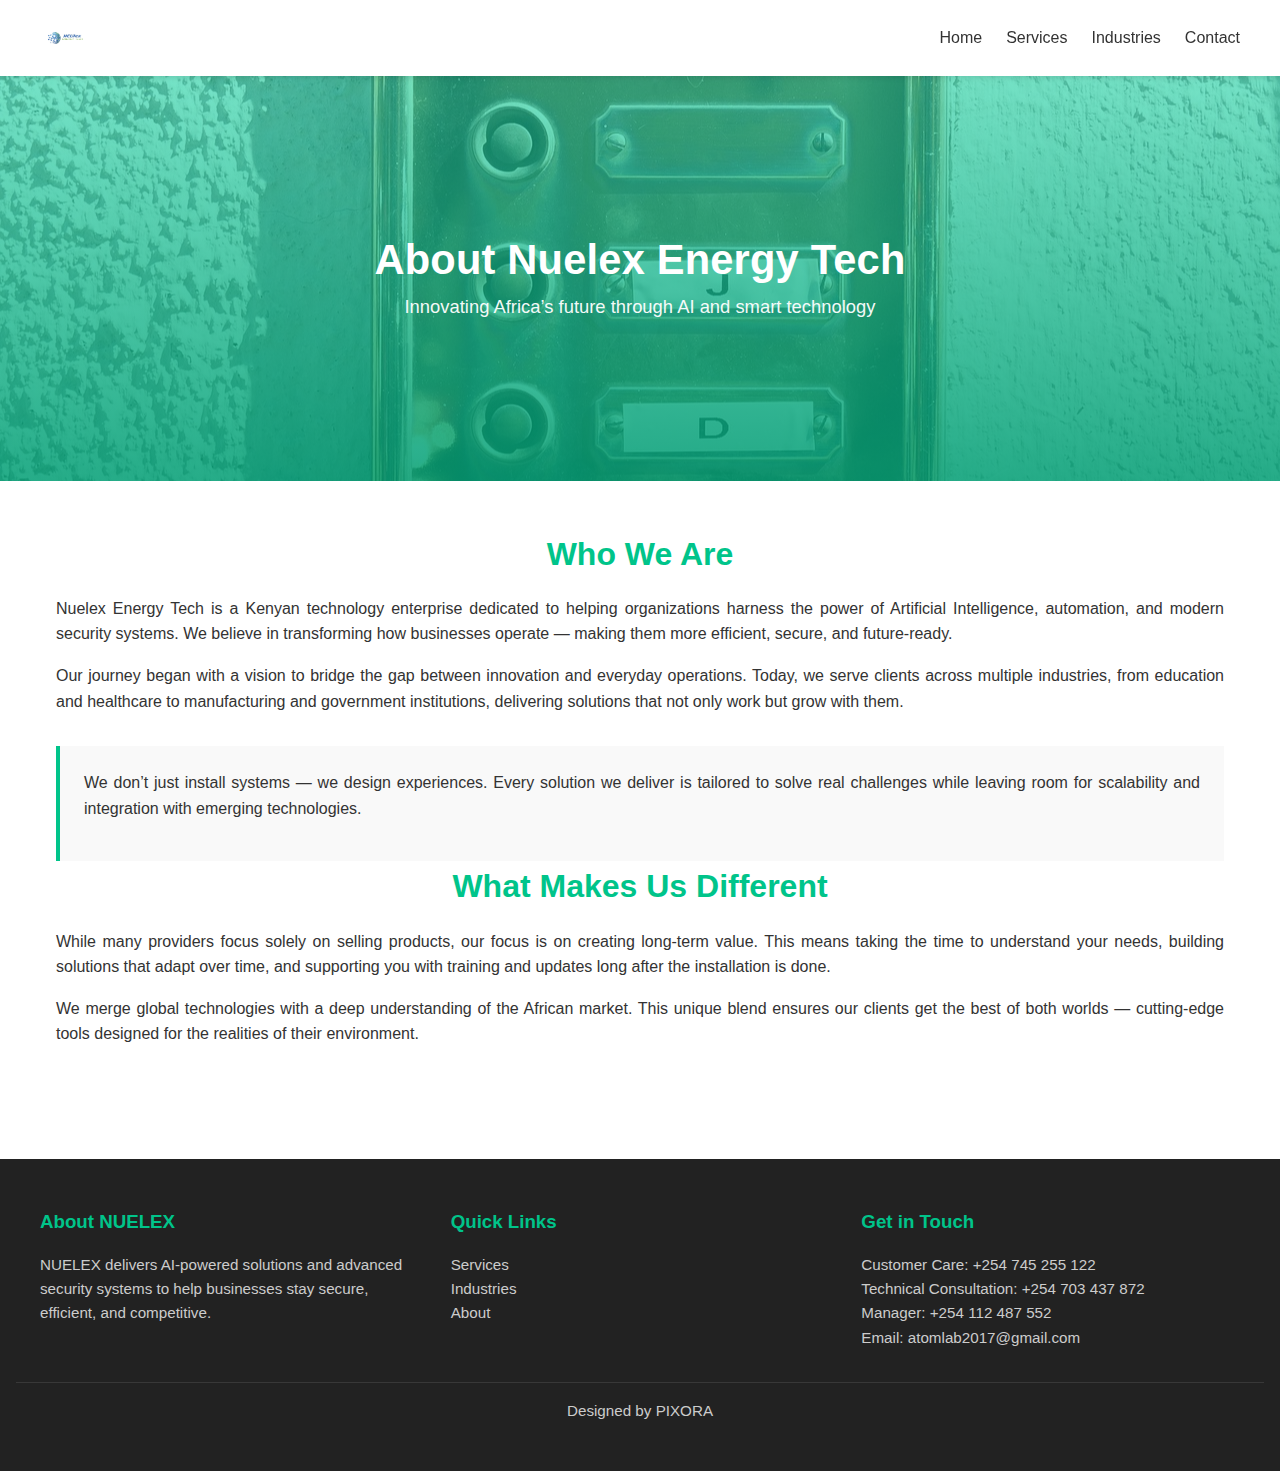
<file: sub/about.html>
<!DOCTYPE html>
<html lang="en">
<head>
  <meta charset="UTF-8" />
  <meta name="viewport" content="width=device-width, initial-scale=1.0"/>
  <title>About Nuelex Energy Tech</title>
  <style>
    /* RESET & BASICS */
    * { margin: 0; padding: 0; box-sizing: border-box; }
    body { font-family: Arial, sans-serif; line-height: 1.6; color: #333; }
    a { text-decoration: none; }

    /* THEME COLORS */
    :root {
      --brand: #00C48A;
      --brand-hover: #009E74;
    }

    /* NAVBAR (uniform with main site) */
    header { background: #fff; padding: 0.8rem 1rem; position: sticky; top: 0; z-index: 1000; box-shadow: 0 2px 5px rgba(0,0,0,0.1); }
    .nav-container { max-width: 1200px; margin: auto; display: flex; justify-content: space-between; align-items: center; }
    .logo { height: 50px; }
    .logo img { height: 100%; width: auto; }

    nav { display: flex; }
    nav ul { list-style: none; display: flex; gap: 1.5rem; align-items: center; }
    nav a { color: #333; font-weight: 500; transition: color 0.3s; }
    nav a:hover { color: var(--brand); }

    /* HAMBURGER */
    .hamburger { display: none; flex-direction: column; cursor: pointer; gap: 5px; }
    .hamburger span { width: 25px; height: 3px; background: #333; border-radius: 5px; }

    @media (max-width: 768px) {
      .hamburger { display: flex; }
      nav { display: none; position: absolute; top: 60px; left: 0; right: 0; background: #fff; flex-direction: column; align-items: center; box-shadow: 0 2px 5px rgba(0,0,0,0.1); }
      nav.active { display: flex; }
      nav ul { flex-direction: column; gap: 1rem; padding: 1rem 0; }
      .logo { display: none; } /* Hide logo on collapse */
    }

    /* SHORT SLIDESHOW BANNER */
    .about-hero { position: relative; height: 45vh; overflow: hidden; }
    .about-slide { position: absolute; inset: 0; background-size: cover; background-position: center; opacity: 0; transition: opacity 1s ease-in-out; }
    .about-slide.active { opacity: 1; }
    .about-hero .shade { position: absolute; inset: 0; background: linear-gradient(rgba(26, 209, 163, 0.6), rgba(0, 158, 116, 0.85)); }

    /* HERO TEXT — FLUID & RESPONSIVE */
    .banner-text {
      position: absolute; top: 50%; left: 50%; transform: translate(-50%, -50%);
      color: #fff; text-align: center; max-width: 800px; padding: 0 1rem;
      text-wrap: balance; /* nicer wrapping on modern browsers */
    }
    .banner-text h1 {
      /* Scales smoothly from phones to desktops */
      font-size: clamp(1.6rem, 4.2vw + 0.2rem, 2.6rem);
      line-height: 1.2;
      margin-bottom: 0.5rem;
      letter-spacing: 0.2px;
    }
    .banner-text p {
      font-size: clamp(0.95rem, 1.1vw + 0.35rem, 1.15rem);
      line-height: 1.5;
      max-width: min(90vw, 800px);
      margin: 0 auto;
      opacity: 0.95;
    }

    /* CONTENT */
    .about-page { max-width: 1200px; margin: auto; padding: 3rem 1rem; }
    .about-page h2 { font-size: 2rem; color: var(--brand); margin-bottom: 1rem; text-align: center; }
    .about-page p { margin-bottom: 1rem; text-align: justify; }
    .about-highlight { background: #f9f9f9; padding: 1.5rem; margin-top: 2rem; border-left: 4px solid var(--brand); }

    /* FOOTER */
    footer { background: #222; color: white; padding: 3rem 1rem; margin-top: 3rem; }
    .footer-container { max-width: 1200px; margin: auto; display: grid; grid-template-columns: repeat(auto-fit, minmax(250px, 1fr)); gap: 2rem; }
    footer h3 { margin-bottom: 1rem; color: var(--brand); }
    footer p, footer a { font-size: 0.95rem; color: #ccc; }
    footer a:hover { color: var(--brand); }
    .footer-bottom { text-align: center; margin-top: 2rem; font-size: 0.85rem; border-top: 1px solid rgba(255,255,255,0.1); padding-top: 1rem; }
  </style>
</head>
<body>

<!-- NAV -->
<header>
  <div class="nav-container">
    <div class="hamburger" id="hamburger">
      <span></span>
      <span></span>
      <span></span>
    </div>
    <div class="logo">
      <img src="../images/NEULEX Logo.jpg" alt="Nuelex Energy Tech">
    </div>
    <nav id="nav-menu">
      <ul>
        <li><a href="../index.html#hero">Home</a></li>
        <li><a href="../index.html#services">Services</a></li>
        <li><a href="../index.html#industries">Industries</a></li>
        <li><a href="../index.html#contact">Contact</a></li>
      </ul>
    </nav>
  </div>
</header>

<!-- SHORT SLIDESHOW BANNER -->
<section class="about-hero">
  <div class="about-slide active" style="background-image:url('../images/bell-1631571_1920.jpg')">
    <div class="shade"></div>
    <div class="banner-text">
      <h1>About Nuelex Energy Tech</h1>
      <p>Innovating Africa’s future through AI and smart technology</p>
    </div>
  </div>
  <div class="about-slide" style="background-image:url('../images/cctv-2846083_1920.jpg')">
    <div class="shade"></div>
    <div class="banner-text">
      <h1>About Nuelex Energy Tech</h1>
      <p>Where ideas become real-world solutions</p>
    </div>
  </div>
  <div class="about-slide" style="background-image:url('../images/drone-8499903_1920.jpg')">
    <div class="shade"></div>
    <div class="banner-text">
      <h1>About Nuelex Energy Tech</h1>
      <p>Empowering businesses in the digital age</p>
    </div>
  </div>
</section>

<!-- MAIN CONTENT -->
<main class="about-page">
  <h2>Who We Are</h2>
  <p>
    Nuelex Energy Tech is a Kenyan technology enterprise dedicated to helping organizations harness the power of Artificial Intelligence, automation, and modern security systems. We believe in transforming how businesses operate — making them more efficient, secure, and future-ready.
  </p>
  <p>
    Our journey began with a vision to bridge the gap between innovation and everyday operations. Today, we serve clients across multiple industries, from education and healthcare to manufacturing and government institutions, delivering solutions that not only work but grow with them.
  </p>

  <div class="about-highlight">
    <p>
      We don’t just install systems — we design experiences. Every solution we deliver is tailored to solve real challenges while leaving room for scalability and integration with emerging technologies.
    </p>
  </div>

  <h2>What Makes Us Different</h2>
  <p>
    While many providers focus solely on selling products, our focus is on creating long-term value. This means taking the time to understand your needs, building solutions that adapt over time, and supporting you with training and updates long after the installation is done.
  </p>
  <p>
    We merge global technologies with a deep understanding of the African market. This unique blend ensures our clients get the best of both worlds — cutting-edge tools designed for the realities of their environment.
  </p>
</main>

<!-- FOOTER -->
<footer>
  <div class="footer-container">
    <div>
      <h3>About NUELEX</h3>
      <p>NUELEX delivers AI-powered solutions and advanced security systems to help businesses stay secure, efficient, and competitive.</p>
    </div>
    <div>
      <h3>Quick Links</h3>
      <p><a href="../index.html#services">Services</a></p>
      <p><a href="../index.html#industries">Industries</a></p>
      <p><a href="../index.html#about">About</a></p>
    </div>
    <div>
      <h3>Get in Touch</h3>
      <p>Customer Care: <a href="https://wa.me/254745255122" target="_blank">+254 745 255 122</a></p>
      <p>Technical Consultation: <a href="https://wa.me/254703437872" target="_blank">+254 703 437 872</a></p>
      <p>Manager: <a href="https://wa.me/254112487552" target="_blank">+254 112 487 552</a></p>
      <p>Email: <a href="mailto:atomlab2017@gmail.com">atomlab2017@gmail.com</a></p>
    </div>
  </div>
  <div class="footer-bottom">
    <p>
      Designed by 
      <a href="https://wa.me/254792651988" target="_blank">
        PIXORA
      </a>
    </p>
  </div>
</footer>

<!-- SCRIPT -->
<script>
  // HERO SLIDES
  const aboutSlides = document.querySelectorAll(".about-slide");
  let aboutIndex = 0;
  function showAboutSlide(index) {
    aboutSlides.forEach((slide, i) => {
      slide.classList.remove("active");
      if (i === index) slide.classList.add("active");
    });
  }
  function nextAboutSlide() {
    aboutIndex = (aboutIndex + 1) % aboutSlides.length;
    showAboutSlide(aboutIndex);
  }
  if (aboutSlides.length) {
    setInterval(nextAboutSlide, 5000);
  }

  // NAV MENU TOGGLE
  const hamburger = document.getElementById("hamburger");
  const navMenu = document.getElementById("nav-menu");
  hamburger.addEventListener("click", () => {
    navMenu.classList.toggle("active");
  });
</script>

</body>
</html>
</file>
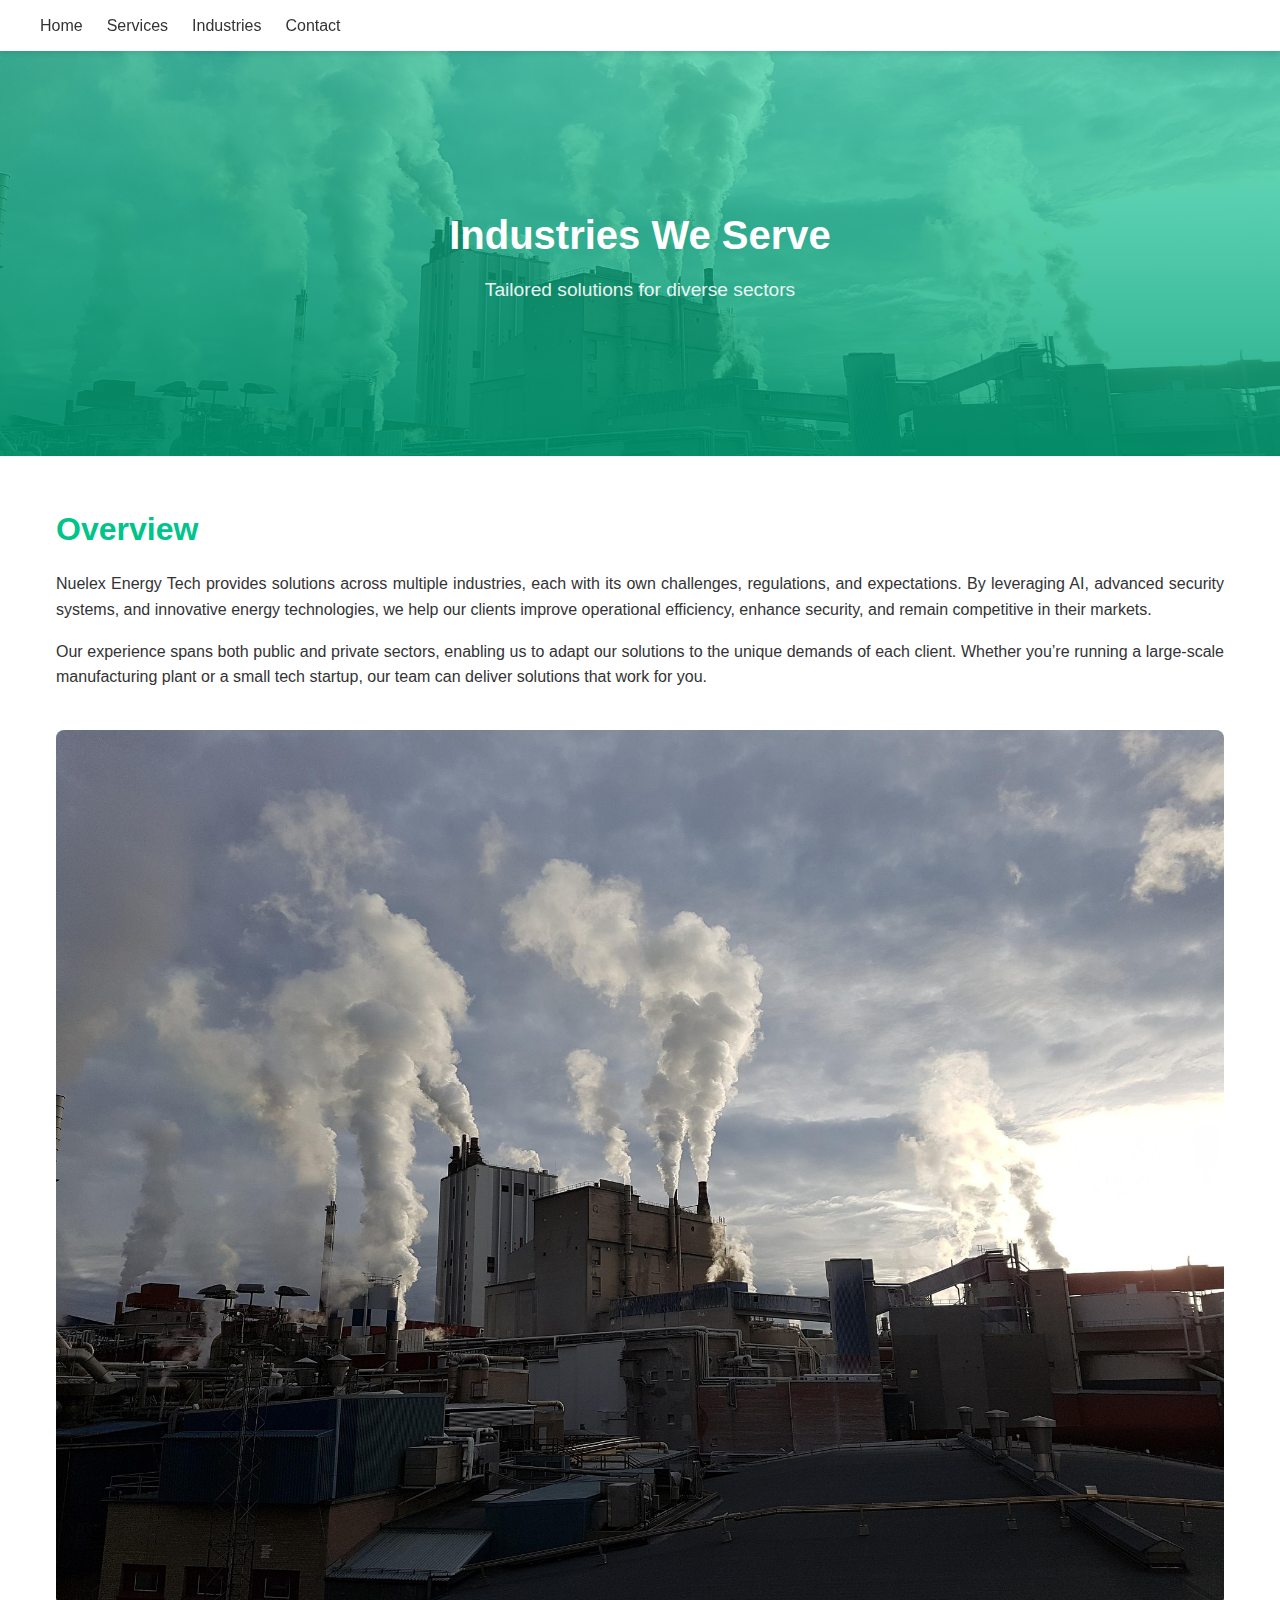
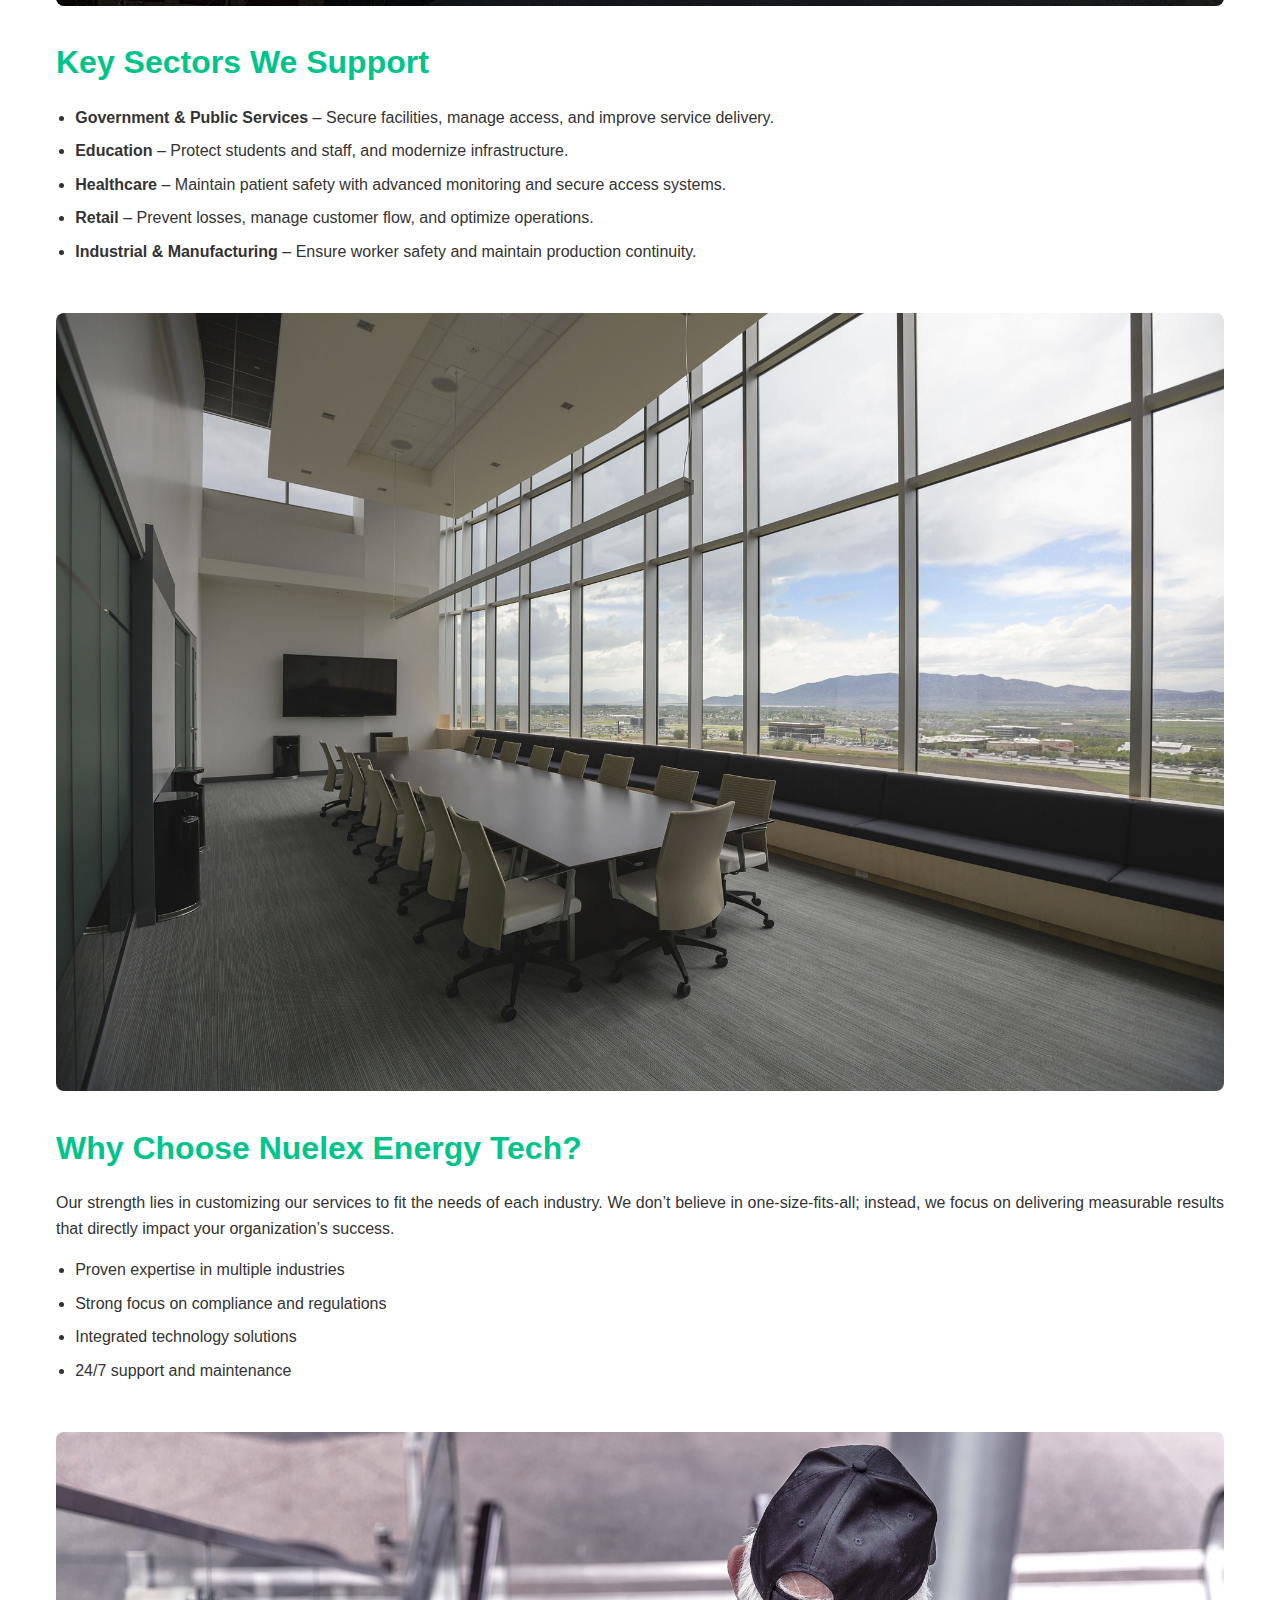
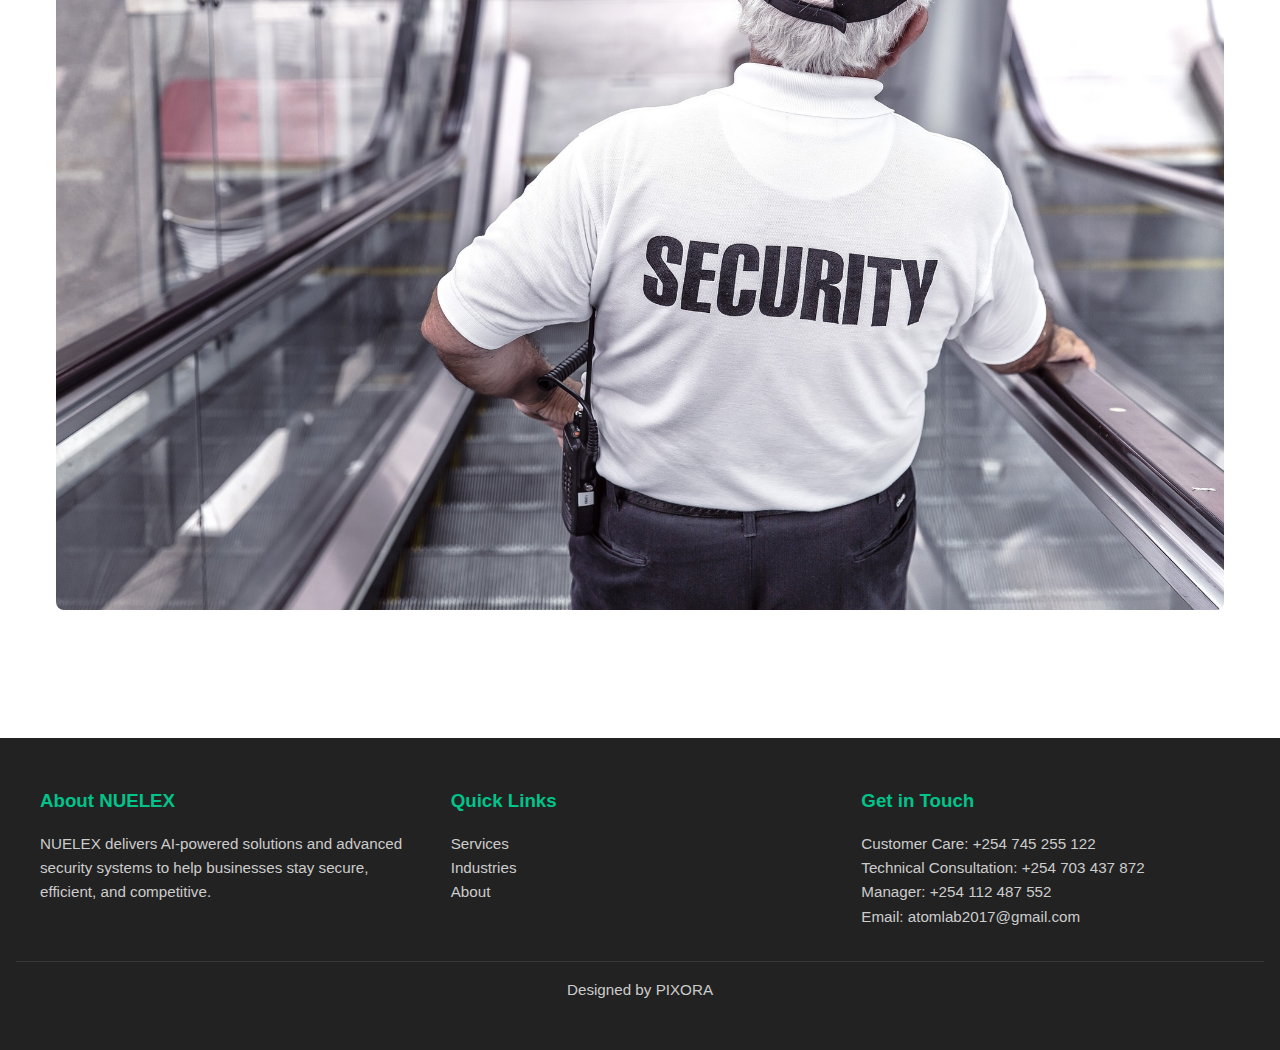
<file: sub/industries.html>
<!DOCTYPE html>
<html lang="en">
<head>
  <meta charset="UTF-8"/>
  <meta name="viewport" content="width=device-width, initial-scale=1.0"/>
  <title>Industries We Serve - Nuelex Energy Tech</title>
  <style>
    * { margin: 0; padding: 0; box-sizing: border-box; }
    body { font-family: Arial, sans-serif; line-height: 1.6; color: #333; }
    a { text-decoration: none; }

    :root {
      --brand: #00C48A;
      --brand-hover: #009E74;
    }

    /* NAVBAR */
    header { background: #fff; padding: 0.8rem 1rem; position: sticky; top: 0; z-index: 100; box-shadow: 0 2px 5px rgba(0,0,0,0.1); }
    .nav-container { max-width: 1200px; margin: auto; display: flex; justify-content: space-between; align-items: center; }
    .logo { font-size: 1.6rem; font-weight: bold; color: var(--brand); }
    nav ul { list-style: none; display: flex; gap: 1.5rem; }
    nav a { color: #333; font-weight: 500; }
    nav a:hover { color: var(--brand); }

    /* Hamburger */
    .hamburger { display: none; flex-direction: column; cursor: pointer; gap: 5px; }
    .hamburger span { width: 25px; height: 3px; background: #333; border-radius: 2px; }

    @media (max-width: 768px) {
      nav ul { 
        display: none; 
        flex-direction: column; 
        position: absolute; 
        top: 60px; left: 0; right: 0; 
        background: #fff; 
        padding: 1rem;
        box-shadow: 0 4px 8px rgba(0,0,0,0.1);
      }
      nav ul.show { display: flex; }
      .hamburger { display: flex; }
      .logo { font-size: 1.4rem; }
    }

    /* HERO */
    .about-hero { position: relative; height: 45vh; overflow: hidden; }
    .about-slide { position: absolute; inset: 0; background-size: cover; background-position: center; opacity: 0; transition: opacity 1s ease-in-out; }
    .about-slide.active { opacity: 1; }
    .about-hero .shade { position: absolute; inset: 0; background: linear-gradient(rgba(26, 209, 163, 0.6), rgba(0, 158, 116, 0.85)); }
    .banner-text { position: absolute; top: 50%; left: 50%; transform: translate(-50%, -50%); color: white; text-align: center; max-width: 800px; padding: 0 1rem; }
    .banner-text h1 { font-size: clamp(1.8rem, 5vw, 2.5rem); margin-bottom: 0.5rem; }
    .banner-text p { font-size: clamp(1rem, 2.5vw, 1.2rem); opacity: 0.9; }

    /* CONTENT */
    .about-page { max-width: 1200px; margin: auto; padding: 3rem 1rem; }
    .about-page h2 { font-size: 2rem; color: var(--brand); margin-bottom: 1rem; }
    .about-page p { margin-bottom: 1rem; text-align: justify; }
    .about-page ul { margin-left: 1.2rem; margin-bottom: 1.5rem; }
    .about-page li { margin-bottom: 0.5rem; }
    .about-page img { width: 100%; margin: 1.5rem 0; border-radius: 8px; }

    /* FOOTER */
    footer { background: #222; color: white; padding: 3rem 1rem; margin-top: 3rem; }
    .footer-container { max-width: 1200px; margin: auto; display: grid; grid-template-columns: repeat(auto-fit, minmax(250px, 1fr)); gap: 2rem; }
    footer h3 { margin-bottom: 1rem; color: var(--brand); }
    footer p, footer a { font-size: 0.95rem; color: #ccc; }
    footer a:hover { color: var(--brand); }
    .footer-bottom { text-align: center; margin-top: 2rem; font-size: 0.85rem; border-top: 1px solid rgba(255,255,255,0.1); padding-top: 1rem; }
  </style>
</head>
<body>

<header>
  <div class="nav-container">
    <div class="hamburger" onclick="document.querySelector('nav ul').classList.toggle('show')">
      <span></span><span></span><span></span>
    </div>
    <!-- <h2 class="logo">Nuelex Energy Tech</h2> -->
    <nav>
      <ul>
        <li><a href="../index.html#hero">Home</a></li>
        <li><a href="../index.html#services">Services</a></li>
        <li><a href="../index.html#industries">Industries</a></li>
        <li><a href="../index.html#contact">Contact</a></li>
      </ul>
    </nav>
  </div>
</header>

<section class="about-hero">
  <div class="about-slide active" style="background-image:url('../images/factory-1647712_1920.jpg')">
    <div class="shade"></div>
    <div class="banner-text">
      <h1>Industries We Serve</h1>
      <p>Tailored solutions for diverse sectors</p>
    </div>
  </div>
  <div class="about-slide" style="background-image:url('../images/wire-5474770_1920.jpg')">
    <div class="shade"></div>
    <div class="banner-text">
      <h1>Industries We Serve</h1>
      <p>From government to small businesses</p>
    </div>
  </div>
</section>

<main class="about-page">
  <h2>Overview</h2>
  <p>
    Nuelex Energy Tech provides solutions across multiple industries, each with its own challenges, regulations, and expectations. By leveraging AI, advanced security systems, and innovative energy technologies, we help our clients improve operational efficiency, enhance security, and remain competitive in their markets.
  </p>
  <p>
    Our experience spans both public and private sectors, enabling us to adapt our solutions to the unique demands of each client. Whether you’re running a large-scale manufacturing plant or a small tech startup, our team can deliver solutions that work for you.
  </p>
  <img src="../images/factory-1647712_1920.jpg" alt="Industrial production facility">

  <h2>Key Sectors We Support</h2>
  <ul>
    <li><strong>Government & Public Services</strong> – Secure facilities, manage access, and improve service delivery.</li>
    <li><strong>Education</strong> – Protect students and staff, and modernize infrastructure.</li>
    <li><strong>Healthcare</strong> – Maintain patient safety with advanced monitoring and secure access systems.</li>
    <li><strong>Retail</strong> – Prevent losses, manage customer flow, and optimize operations.</li>
    <li><strong>Industrial & Manufacturing</strong> – Ensure worker safety and maintain production continuity.</li>
  </ul>
  <img src="../images/table-2577998_1920.jpg" alt="Corporate team meeting">

  <h2>Why Choose Nuelex Energy Tech?</h2>
  <p>
    Our strength lies in customizing our services to fit the needs of each industry. We don’t believe in one-size-fits-all; instead, we focus on delivering measurable results that directly impact your organization’s success.
  </p>
  <ul>
    <li>Proven expertise in multiple industries</li>
    <li>Strong focus on compliance and regulations</li>
    <li>Integrated technology solutions</li>
    <li>24/7 support and maintenance</li>
  </ul>
  <img src="../images/security-869216_1920.jpg" alt="Security guard monitoring screens">
</main>

<footer>
  <div class="footer-container">
    <div>
      <h3>About NUELEX</h3>
      <p>NUELEX delivers AI-powered solutions and advanced security systems to help businesses stay secure, efficient, and competitive.</p>
    </div>
    <div>
      <h3>Quick Links</h3>
      <p><a href="../index.html#services">Services</a></p>
      <p><a href="../index.html#industries">Industries</a></p>
      <p><a href="../index.html#about">About</a></p>
    </div>
    <div>
      <h3>Get in Touch</h3>
      <p>Customer Care: <a href="https://wa.me/254745255122" target="_blank">+254 745 255 122</a></p>
      <p>Technical Consultation: <a href="https://wa.me/254703437872" target="_blank">+254 703 437 872</a></p>
      <p>Manager: <a href="https://wa.me/254112487552" target="_blank">+254 112 487 552</a></p>
      <p>Email: <a href="mailto:atomlab2017@gmail.com">atomlab2017@gmail.com</a></p>
    </div>
  </div>
  <div class="footer-bottom">
    <p>
      Designed by 
      <a href="https://wa.me/254792651988" target="_blank">
        PIXORA
      </a>
    </p>
  </div>
</footer>

<script>
  // Hero slider
  const slides = document.querySelectorAll(".about-slide");
  let index = 0;
  setInterval(() => {
    slides.forEach(s => s.classList.remove("active"));
    index = (index + 1) % slides.length;
    slides[index].classList.add("active");
  }, 5000);
</script>

</body>
</html>
</file>
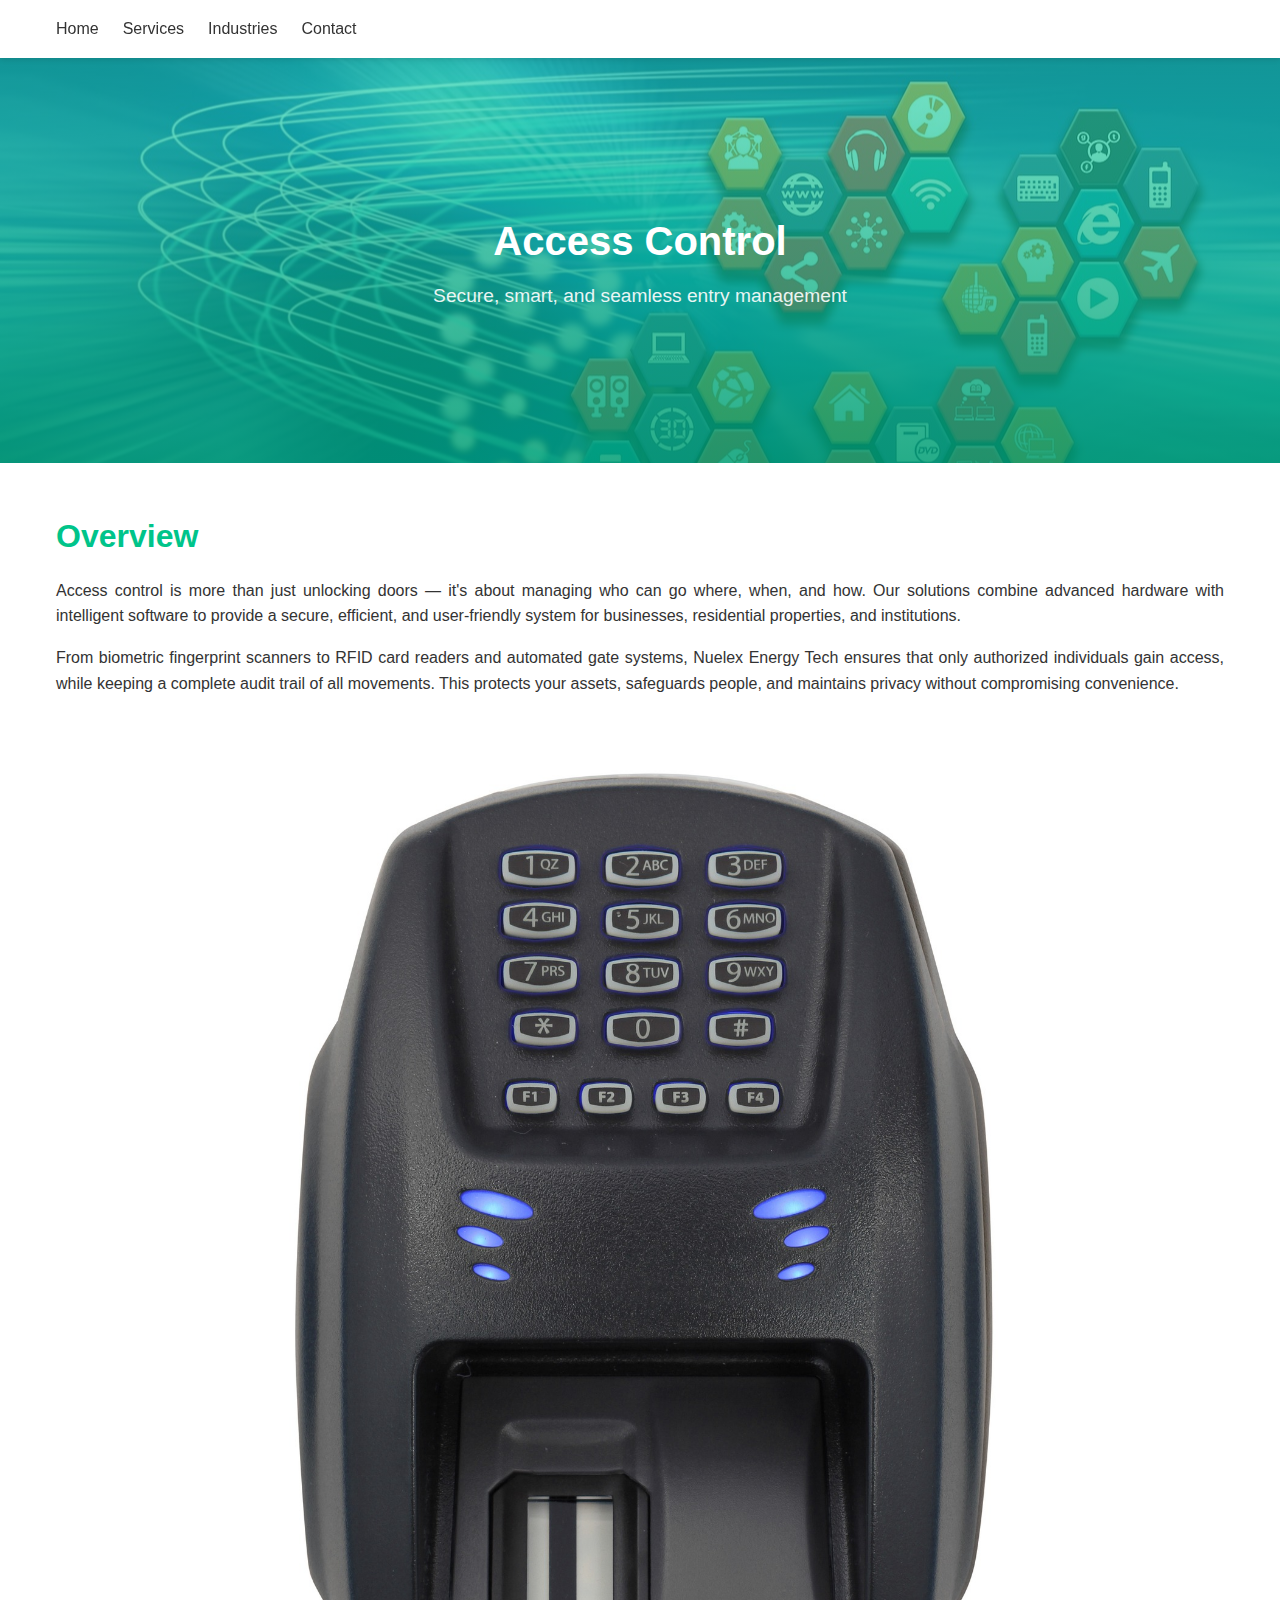
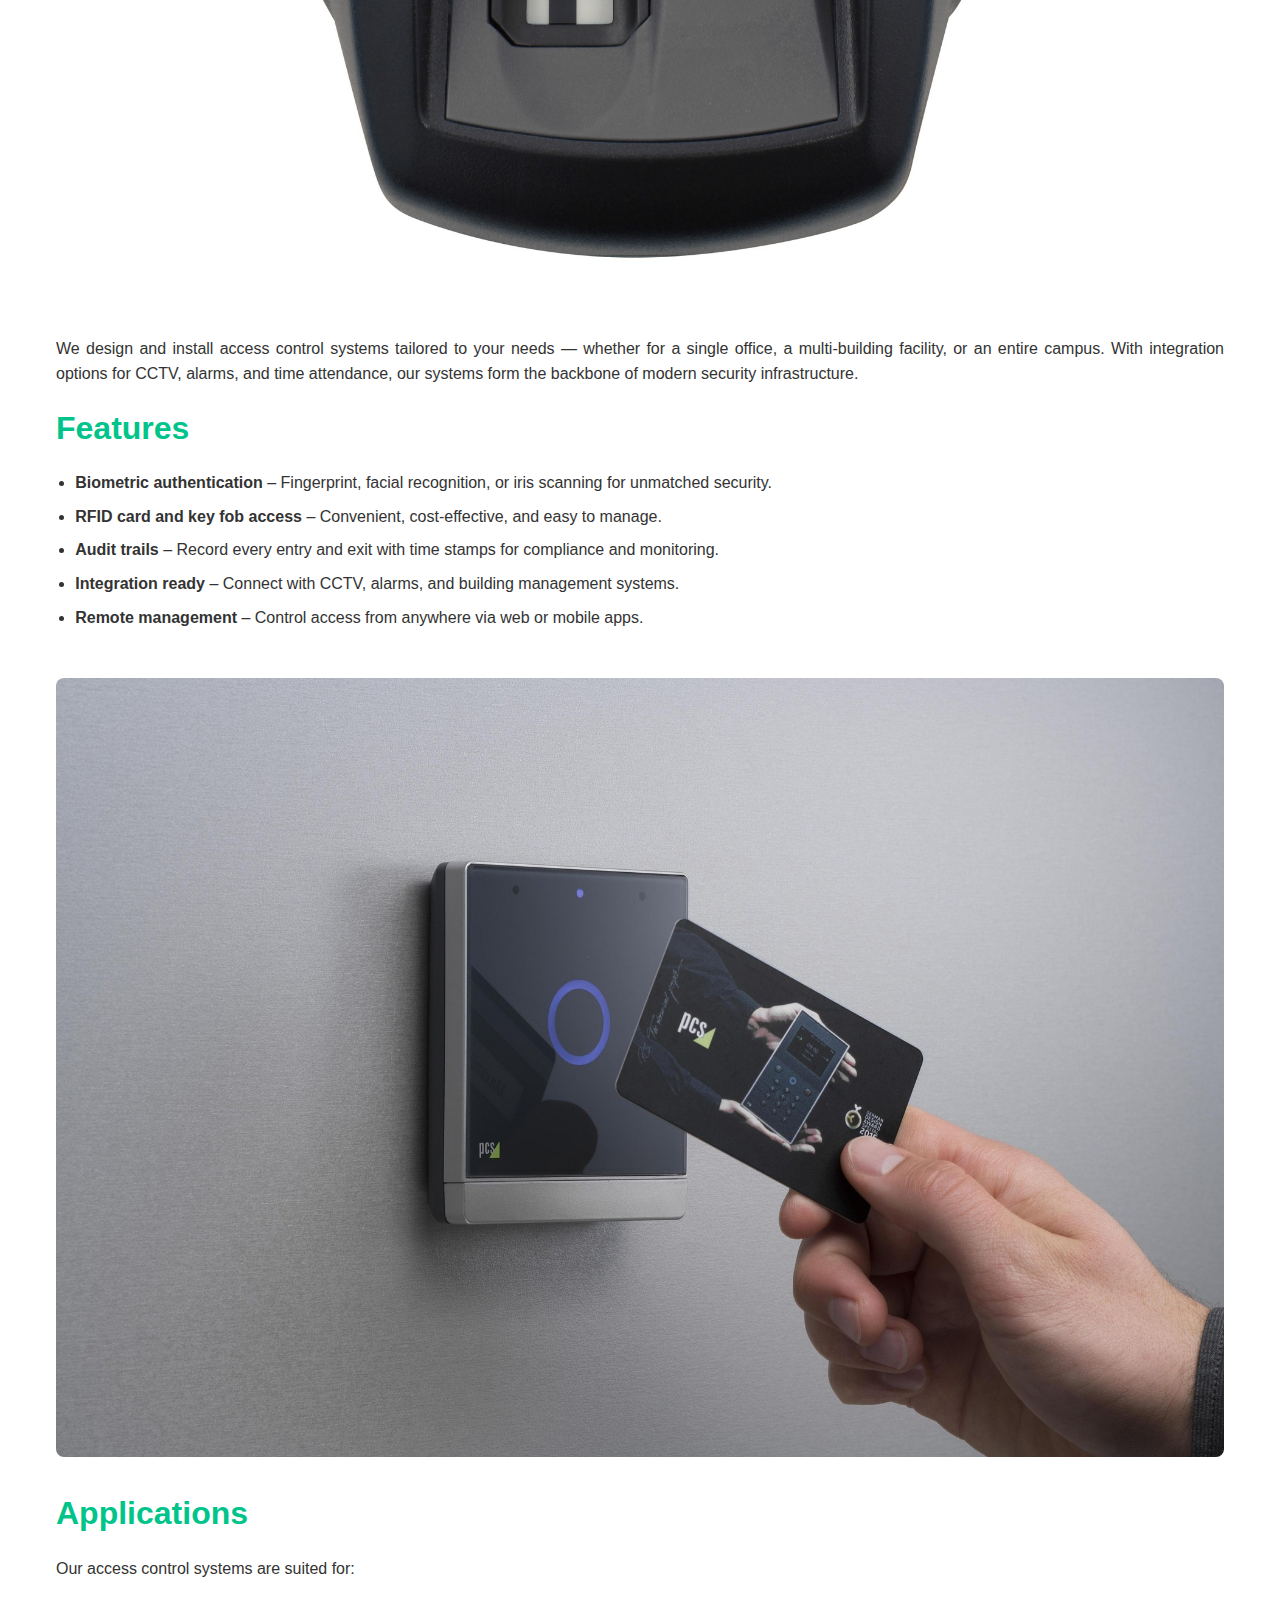
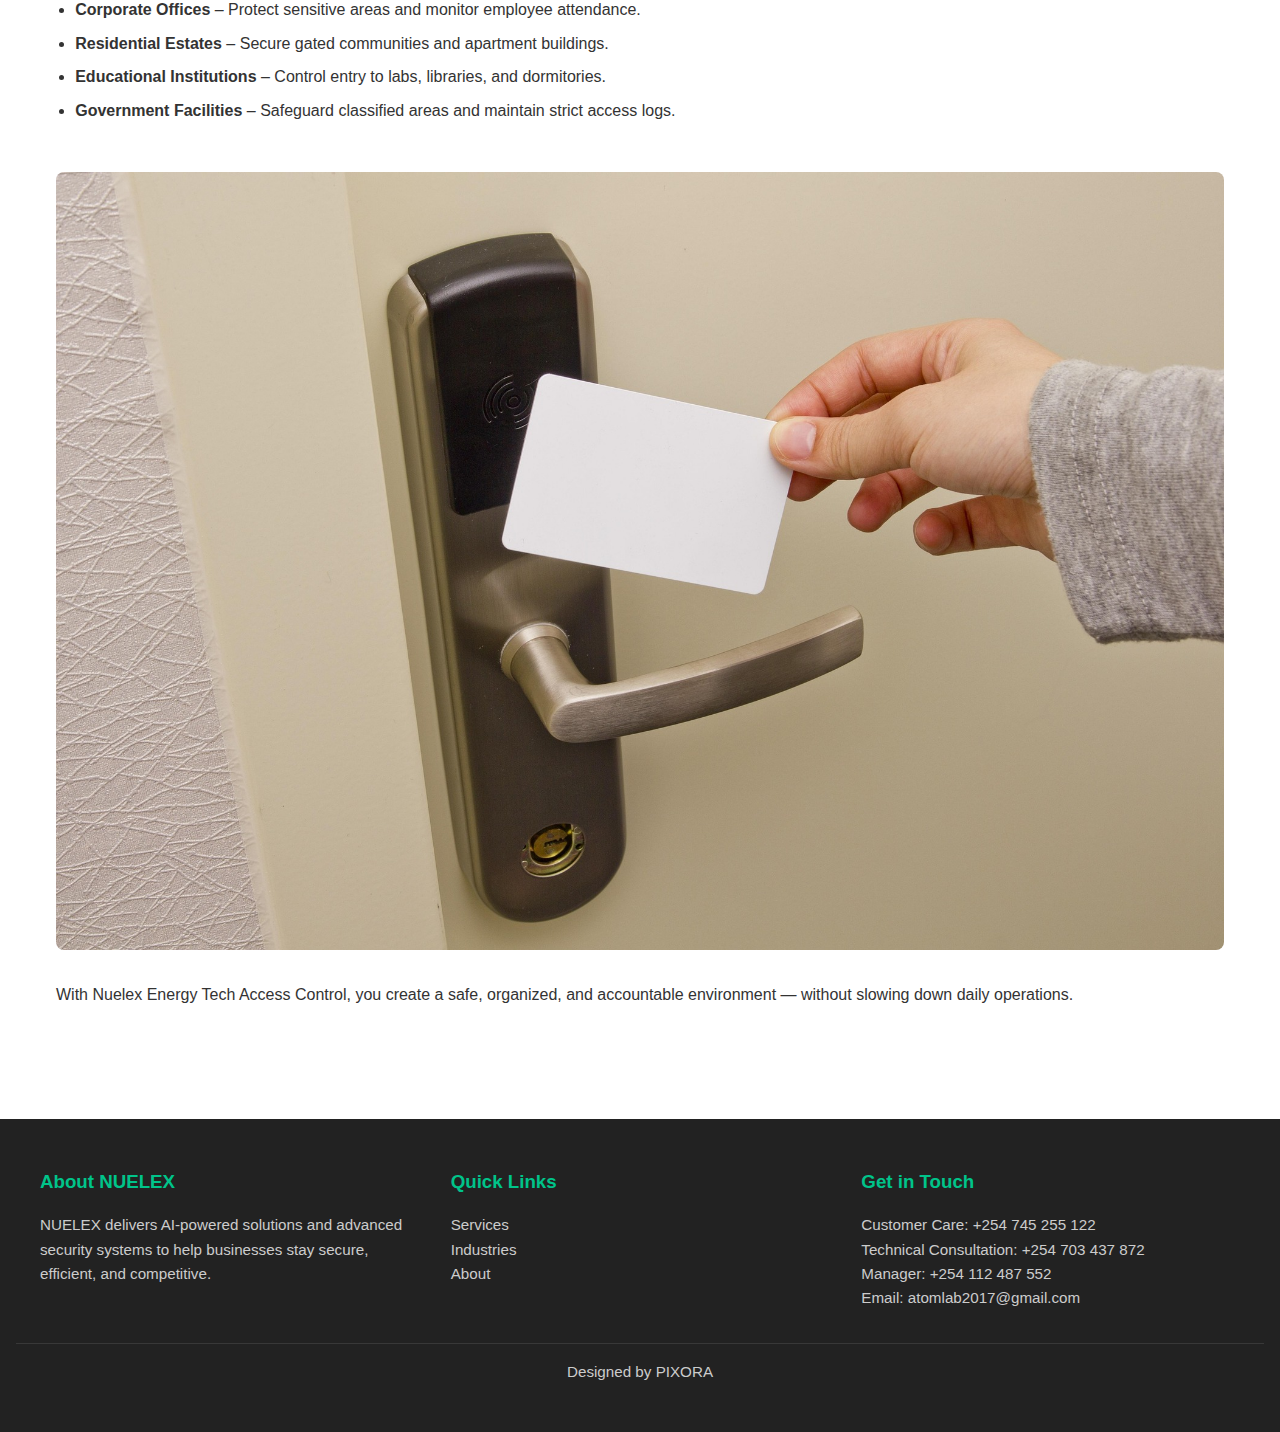
<file: sub/service-access.html>
<!DOCTYPE html>
<html lang="en">
<head>
  <meta charset="UTF-8"/>
  <meta name="viewport" content="width=device-width, initial-scale=1.0"/>
  <title>Access Control - Nuelex Energy Tech</title>
  <style>
    * { margin: 0; padding: 0; box-sizing: border-box; }
    body { font-family: Arial, sans-serif; line-height: 1.6; color: #333; }
    a { text-decoration: none; }

    :root {
      --brand: #00C48A;
      --brand-hover: #009E74;
    }

    /* NAVBAR */
    header { background: #fff; padding: 1rem 0; position: sticky; top: 0; z-index: 100; box-shadow: 0 2px 5px rgba(0,0,0,0.1); }
    .nav-container { max-width: 1200px; margin: auto; display: flex; justify-content: space-between; align-items: center; padding: 0 1rem; }
    .logo { font-size: 1.5rem; font-weight: bold; color: var(--brand); }
    nav ul { list-style: none; display: flex; gap: 1.5rem; }
    nav a { color: #333; font-weight: 500; }
    nav a:hover { color: var(--brand); }

    /* SHORT SLIDESHOW BANNER */
    .about-hero { position: relative; height: 45vh; overflow: hidden; }
    .about-slide { position: absolute; inset: 0; background-size: cover; background-position: center; opacity: 0; transition: opacity 1s ease-in-out; }
    .about-slide.active { opacity: 1; }
    .about-hero .shade { position: absolute; inset: 0; background: linear-gradient(rgba(26, 209, 163, 0.6), rgba(0, 158, 116, 0.85)); }
    .banner-text { position: absolute; top: 50%; left: 50%; transform: translate(-50%, -50%); color: white; text-align: center; max-width: 800px; }
    .banner-text h1 { font-size: 2.5rem; margin-bottom: 0.5rem; }
    .banner-text p { font-size: 1.2rem; opacity: 0.9; }

    /* CONTENT */
    .about-page { max-width: 1200px; margin: auto; padding: 3rem 1rem; }
    .about-page h2 { font-size: 2rem; color: var(--brand); margin-bottom: 1rem; }
    .about-page p { margin-bottom: 1rem; text-align: justify; }
    .about-page ul { margin-left: 1.2rem; margin-bottom: 1.5rem; }
    .about-page li { margin-bottom: 0.5rem; }
    .about-page img { width: 100%; margin: 1.5rem 0; border-radius: 8px; }

    /* FOOTER */
    footer { background: #222; color: white; padding: 3rem 1rem; margin-top: 3rem; }
    .footer-container { max-width: 1200px; margin: auto; display: grid; grid-template-columns: repeat(auto-fit, minmax(250px, 1fr)); gap: 2rem; }
    footer h3 { margin-bottom: 1rem; color: var(--brand); }
    footer p, footer a { font-size: 0.95rem; color: #ccc; }
    footer a:hover { color: var(--brand); }
    .footer-bottom { text-align: center; margin-top: 2rem; font-size: 0.85rem; border-top: 1px solid rgba(255,255,255,0.1); padding-top: 1rem; }

    /* RESPONSIVE */
    @media (max-width: 768px) {
      .banner-text h1 { font-size: 2rem; }
      .banner-text p { font-size: 1rem; }
    }
  </style>
</head>
<body>

<!-- HEADER -->
<header>
  <div class="nav-container">
    <!-- <h2 class="logo">Nuelex Energy Tech</h2> -->
    <nav>
      <ul>
        <li><a href="../index.html#hero">Home</a></li>
        <li><a href="../index.html#services">Services</a></li>
        <li><a href="../index.html#industries">Industries</a></li>
        <li><a href="../index.html#contact">Contact</a></li>
      </ul>
    </nav>
  </div>
</header>

<!-- BANNER SLIDESHOW -->
<section class="about-hero">
  <div class="about-slide active" style="background-image:url('../images/gambling-3271510_1280.jpg')">
    <div class="shade"></div>
    <div class="banner-text">
      <h1>Access Control</h1>
      <p>Secure, smart, and seamless entry management</p>
    </div>
  </div>
  <div class="about-slide" style="background-image:url('../images/wire-5474770_1920.jpg')">
    <div class="shade"></div>
    <div class="banner-text">
      <h1>Access Control</h1>
      <p>Biometric, RFID, and automation solutions</p>
    </div>
  </div>
</section>

<!-- CONTENT -->
<main class="about-page">
  <h2>Overview</h2>
  <p>
    Access control is more than just unlocking doors — it's about managing who can go where, when, and how. Our solutions combine advanced hardware with intelligent software to provide a secure, efficient, and user-friendly system for businesses, residential properties, and institutions.
  </p>
  <p>
    From biometric fingerprint scanners to RFID card readers and automated gate systems, Nuelex Energy Tech ensures that only authorized individuals gain access, while keeping a complete audit trail of all movements. This protects your assets, safeguards people, and maintains privacy without compromising convenience.
  </p>
  <img src="../images/biometric-scanner-1006671_1920.jpg" alt="Biometric fingerprint scanner">
  <p>
    We design and install access control systems tailored to your needs — whether for a single office, a multi-building facility, or an entire campus. With integration options for CCTV, alarms, and time attendance, our systems form the backbone of modern security infrastructure.
  </p>

  <h2>Features</h2>
  <ul>
    <li><strong>Biometric authentication</strong> – Fingerprint, facial recognition, or iris scanning for unmatched security.</li>
    <li><strong>RFID card and key fob access</strong> – Convenient, cost-effective, and easy to manage.</li>
    <li><strong>Audit trails</strong> – Record every entry and exit with time stamps for compliance and monitoring.</li>
    <li><strong>Integration ready</strong> – Connect with CCTV, alarms, and building management systems.</li>
    <li><strong>Remote management</strong> – Control access from anywhere via web or mobile apps.</li>
  </ul>
  <img src="../images/zutrittskontrolle-4312260_1920.jpg" alt="RFID card reader">

  <h2>Applications</h2>
  <p>Our access control systems are suited for:</p>
  <ul>
    <li><strong>Corporate Offices</strong> – Protect sensitive areas and monitor employee attendance.</li>
    <li><strong>Residential Estates</strong> – Secure gated communities and apartment buildings.</li>
    <li><strong>Educational Institutions</strong> – Control entry to labs, libraries, and dormitories.</li>
    <li><strong>Government Facilities</strong> – Safeguard classified areas and maintain strict access logs.</li>
  </ul>
  <img src="../images/access-card-4575613_1920.jpg" alt="Office door access system">
  <p>
    With Nuelex Energy Tech Access Control, you create a safe, organized, and accountable environment — without slowing down daily operations.
  </p>
</main>

<!-- FOOTER -->
<footer>
  <div class="footer-container">
    <div>
      <h3>About NUELEX</h3>
      <p>NUELEX delivers AI-powered solutions and advanced security systems to help businesses stay secure, efficient, and competitive.</p>
    </div>
    <div>
      <h3>Quick Links</h3>
      <p><a href="../index.html#services">Services</a></p>
      <p><a href="../index.html#industries">Industries</a></p>
      <p><a href="../index.html#about">About</a></p>
    </div>
    <div>
      <h3>Get in Touch</h3>
      <p>Customer Care: <a href="https://wa.me/254745255122" target="_blank">+254 745 255 122</a></p>
      <p>Technical Consultation: <a href="https://wa.me/254703437872" target="_blank">+254 703 437 872</a></p>
      <p>Manager: <a href="https://wa.me/254112487552" target="_blank">+254 112 487 552</a></p>
      <p>Email: <a href="mailto:atomlab2017@gmail.com">atomlab2017@gmail.com</a></p>
    </div>
  </div>
  <div class="footer-bottom">
    <p>
      Designed by 
      <a href="https://wa.me/254792651988" target="_blank">
        PIXORA
      </a>
    </p>
  </div>
</footer>


<!-- SCRIPT -->
<script>
  const slides = document.querySelectorAll(".about-slide");
  let index = 0;
  setInterval(() => {
    slides.forEach(s => s.classList.remove("active"));
    index = (index + 1) % slides.length;
    slides[index].classList.add("active");
  }, 5000);
</script>

</body>
</html>
</file>
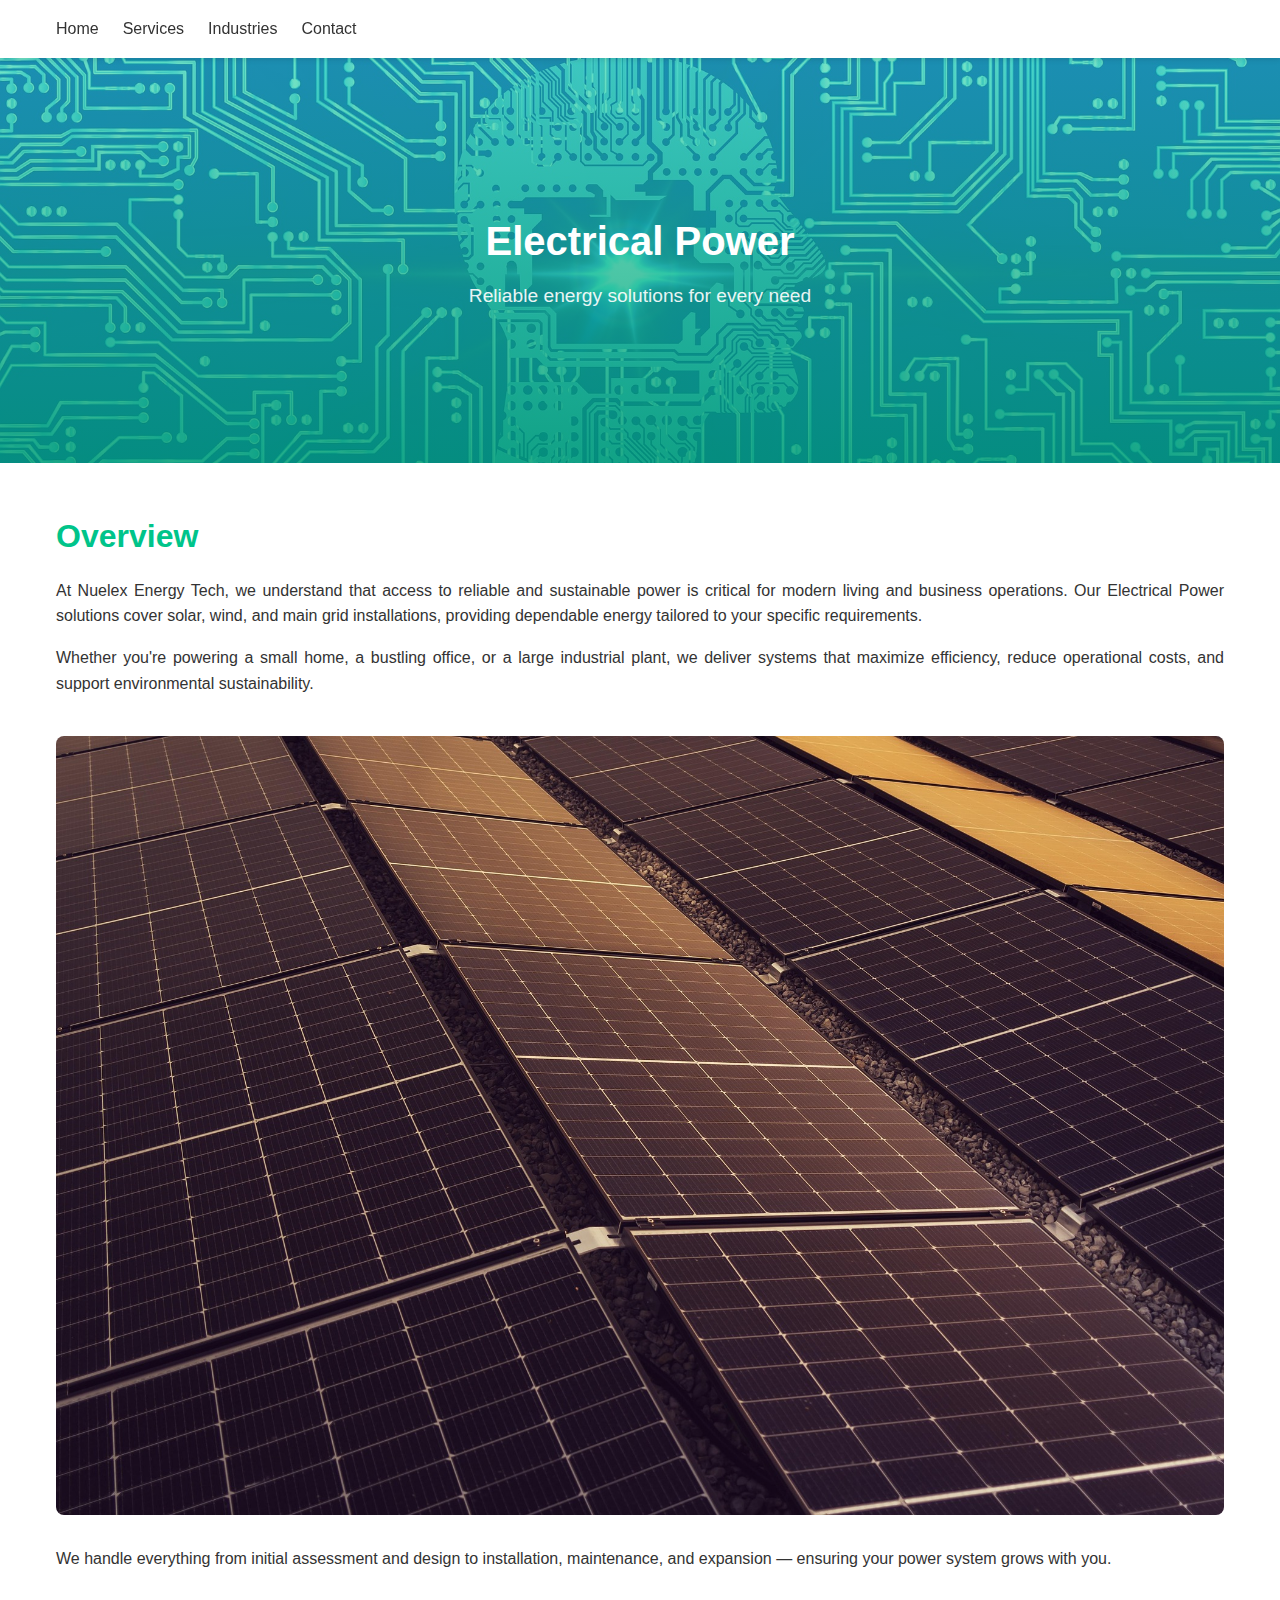
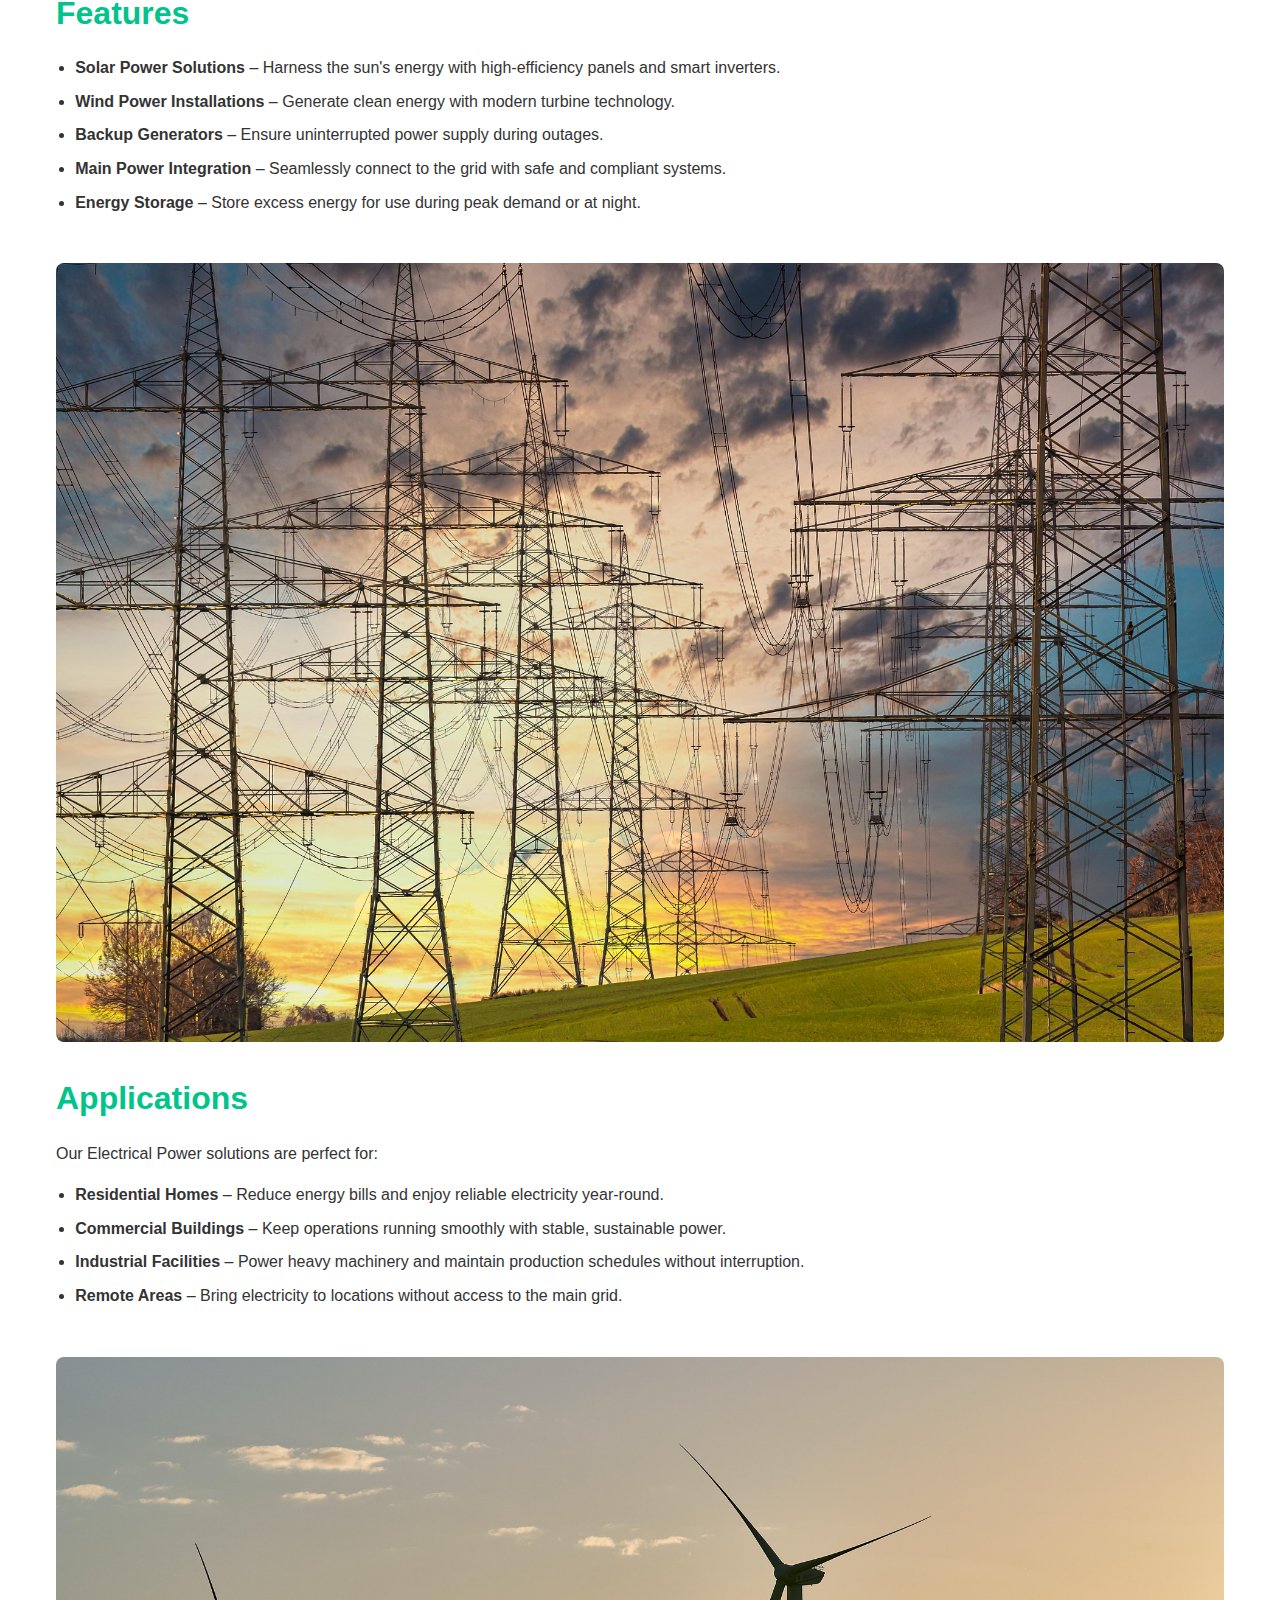
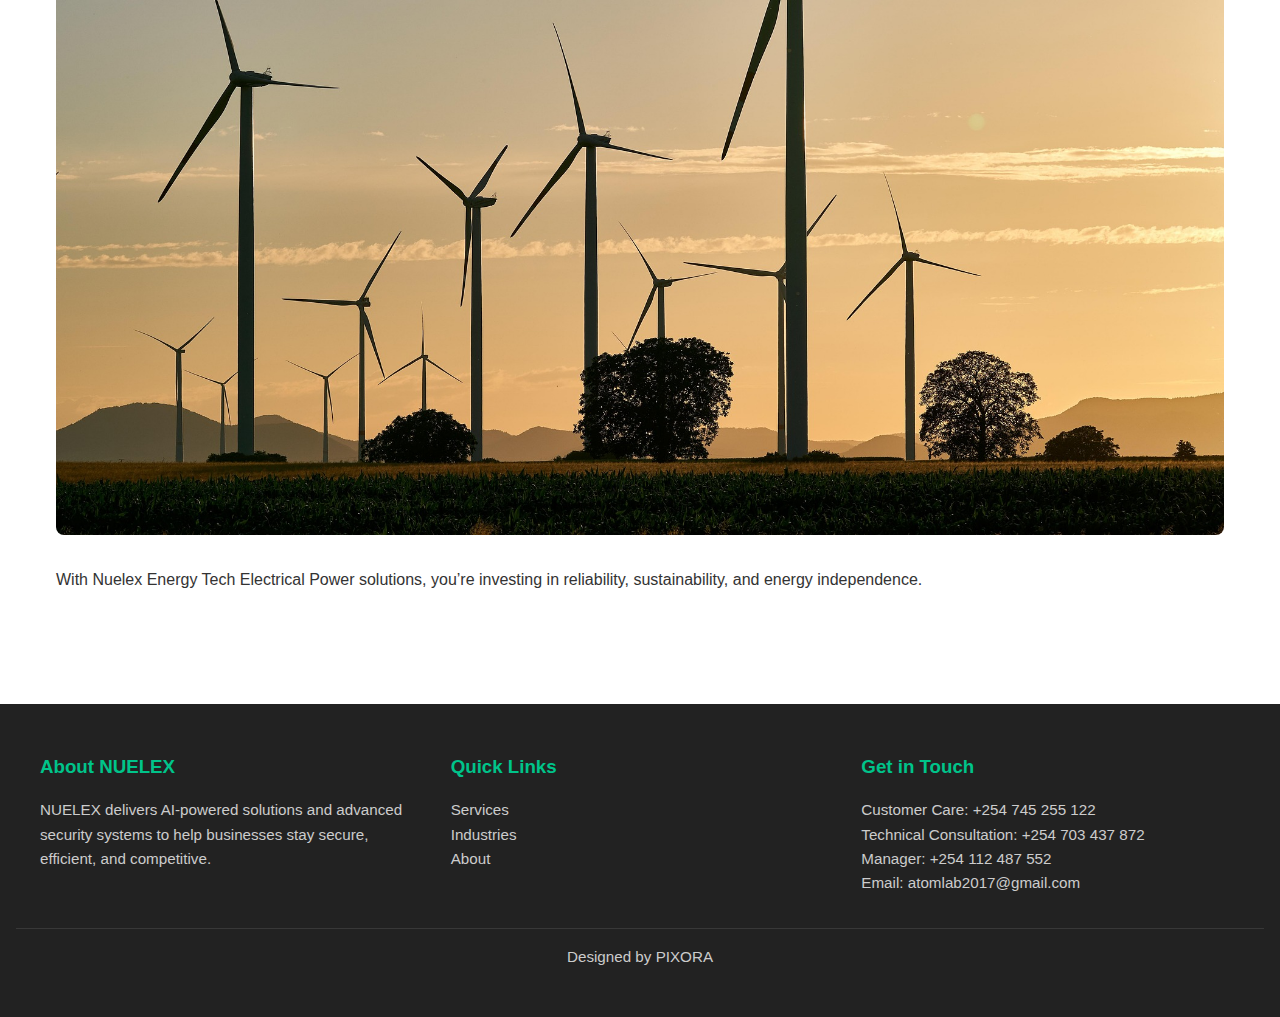
<file: sub/service-electrical.html>
<!DOCTYPE html>
<html lang="en">
<head>
  <meta charset="UTF-8"/>
  <meta name="viewport" content="width=device-width, initial-scale=1.0"/>
  <title>Electrical Power - Nuelex Energy Tech</title>
  <style>
    /* RESET & BASICS */
    * { margin: 0; padding: 0; box-sizing: border-box; }
    body { font-family: Arial, sans-serif; line-height: 1.6; color: #333; }
    a { text-decoration: none; }

    :root {
      --brand: #00C48A;
      --brand-hover: #009E74;
    }

    /* NAVBAR */
    header { background: #fff; padding: 1rem 0; position: sticky; top: 0; z-index: 100; box-shadow: 0 2px 5px rgba(0,0,0,0.1); }
    .nav-container { max-width: 1200px; margin: auto; display: flex; justify-content: space-between; align-items: center; padding: 0 1rem; }
    .logo { font-size: 1.5rem; font-weight: bold; color: var(--brand); }
    nav ul { list-style: none; display: flex; gap: 1.5rem; }
    nav a { color: #333; font-weight: 500; }
    nav a:hover { color: var(--brand); }

    /* SHORT SLIDESHOW BANNER */
    .about-hero { position: relative; height: 45vh; overflow: hidden; }
    .about-slide { position: absolute; inset: 0; background-size: cover; background-position: center; opacity: 0; transition: opacity 1s ease-in-out; }
    .about-slide.active { opacity: 1; }
    .about-hero .shade { position: absolute; inset: 0; background: linear-gradient(rgba(26, 209, 163, 0.6), rgba(0, 158, 116, 0.85)); }
    .banner-text { position: absolute; top: 50%; left: 50%; transform: translate(-50%, -50%); color: white; text-align: center; max-width: 800px; }
    .banner-text h1 { font-size: 2.5rem; margin-bottom: 0.5rem; }
    .banner-text p { font-size: 1.2rem; opacity: 0.9; }

    /* CONTENT */
    .about-page { max-width: 1200px; margin: auto; padding: 3rem 1rem; }
    .about-page h2 { font-size: 2rem; color: var(--brand); margin-bottom: 1rem; }
    .about-page p { margin-bottom: 1rem; text-align: justify; }
    .about-page ul { margin-left: 1.2rem; margin-bottom: 1.5rem; }
    .about-page li { margin-bottom: 0.5rem; }
    .about-page img { width: 100%; margin: 1.5rem 0; border-radius: 8px; }

    /* FOOTER */
    footer { background: #222; color: white; padding: 3rem 1rem; margin-top: 3rem; }
    .footer-container { max-width: 1200px; margin: auto; display: grid; grid-template-columns: repeat(auto-fit, minmax(250px, 1fr)); gap: 2rem; }
    footer h3 { margin-bottom: 1rem; color: var(--brand); }
    footer p, footer a { font-size: 0.95rem; color: #ccc; }
    footer a:hover { color: var(--brand); }
    .footer-bottom { text-align: center; margin-top: 2rem; font-size: 0.85rem; border-top: 1px solid rgba(255,255,255,0.1); padding-top: 1rem; }

    /* RESPONSIVE */
    @media (max-width: 768px) {
      .banner-text h1 { font-size: 2rem; }
      .banner-text p { font-size: 1rem; }
    }
  </style>
</head>
<body>

<!-- HEADER -->
<header>
  <div class="nav-container">
    <!-- <h2 class="logo">Nuelex Energy Tech</h2> -->
    <nav>
      <ul>
        <li><a href="../index.html#hero">Home</a></li>
        <li><a href="../index.html#services">Services</a></li>
        <li><a href="../index.html#industries">Industries</a></li>
        <li><a href="../index.html#contact">Contact</a></li>
      </ul>
    </nav>
  </div>
</header>

<!-- BANNER SLIDESHOW -->
<section class="about-hero">
  <div class="about-slide active" style="background-image:url('../images/technology-7772914_1920.jpg')">
    <div class="shade"></div>
    <div class="banner-text">
      <h1>Electrical Power</h1>
      <p>Reliable energy solutions for every need</p>
    </div>
  </div>
  <div class="about-slide" style="background-image:url('../images/computer-4795762_1920.jpg')">
    <div class="shade"></div>
    <div class="banner-text">
      <h1>Electrical Power</h1>
      <p>From solar to wind, we've got you covered</p>
    </div>
  </div>
</section>

<!-- CONTENT -->
<main class="about-page">
  <h2>Overview</h2>
  <p>
    At Nuelex Energy Tech, we understand that access to reliable and sustainable power is critical for modern living and business operations. Our Electrical Power solutions cover solar, wind, and main grid installations, providing dependable energy tailored to your specific requirements.
  </p>
  <p>
    Whether you're powering a small home, a bustling office, or a large industrial plant, we deliver systems that maximize efficiency, reduce operational costs, and support environmental sustainability.
  </p>
  <img src="../images/hero-1.jpg" alt="Solar power system">
  <p>
    We handle everything from initial assessment and design to installation, maintenance, and expansion — ensuring your power system grows with you.
  </p>

  <h2>Features</h2>
  <ul>
    <li><strong>Solar Power Solutions</strong> – Harness the sun's energy with high-efficiency panels and smart inverters.</li>
    <li><strong>Wind Power Installations</strong> – Generate clean energy with modern turbine technology.</li>
    <li><strong>Backup Generators</strong> – Ensure uninterrupted power supply during outages.</li>
    <li><strong>Main Power Integration</strong> – Seamlessly connect to the grid with safe and compliant systems.</li>
    <li><strong>Energy Storage</strong> – Store excess energy for use during peak demand or at night.</li>
  </ul>
  <img src="../images/electricity-4666566_1920.jpg" alt="Electric power generator">

  <h2>Applications</h2>
  <p>Our Electrical Power solutions are perfect for:</p>
  <ul>
    <li><strong>Residential Homes</strong> – Reduce energy bills and enjoy reliable electricity year-round.</li>
    <li><strong>Commercial Buildings</strong> – Keep operations running smoothly with stable, sustainable power.</li>
    <li><strong>Industrial Facilities</strong> – Power heavy machinery and maintain production schedules without interruption.</li>
    <li><strong>Remote Areas</strong> – Bring electricity to locations without access to the main grid.</li>
  </ul>
  <img src="../images/pinwheels-6535595_1920.jpg" alt="Wind turbine farm">
  <p>
    With Nuelex Energy Tech Electrical Power solutions, you’re investing in reliability, sustainability, and energy independence.
  </p>
</main>

<!-- FOOTER -->
<footer>
  <div class="footer-container">
    <div>
      <h3>About NUELEX</h3>
      <p>NUELEX delivers AI-powered solutions and advanced security systems to help businesses stay secure, efficient, and competitive.</p>
    </div>
    <div>
      <h3>Quick Links</h3>
      <p><a href="../index.html#services">Services</a></p>
      <p><a href="../index.html#industries">Industries</a></p>
      <p><a href="../index.html#about">About</a></p>
    </div>
    <div>
      <h3>Get in Touch</h3>
      <p>Customer Care: <a href="https://wa.me/254745255122" target="_blank">+254 745 255 122</a></p>
      <p>Technical Consultation: <a href="https://wa.me/254703437872" target="_blank">+254 703 437 872</a></p>
      <p>Manager: <a href="https://wa.me/254112487552" target="_blank">+254 112 487 552</a></p>
      <p>Email: <a href="mailto:atomlab2017@gmail.com">atomlab2017@gmail.com</a></p>
    </div>
  </div>
  <div class="footer-bottom">
    <p>
      Designed by 
      <a href="https://wa.me/254792651988" target="_blank">
        PIXORA
      </a>
    </p>
  </div>
</footer>


<!-- SCRIPT -->
<script>
  const slides = document.querySelectorAll(".about-slide");
  let index = 0;
  setInterval(() => {
    slides.forEach(s => s.classList.remove("active"));
    index = (index + 1) % slides.length;
    slides[index].classList.add("active");
  }, 5000);
</script>

</body>
</html>
</file>
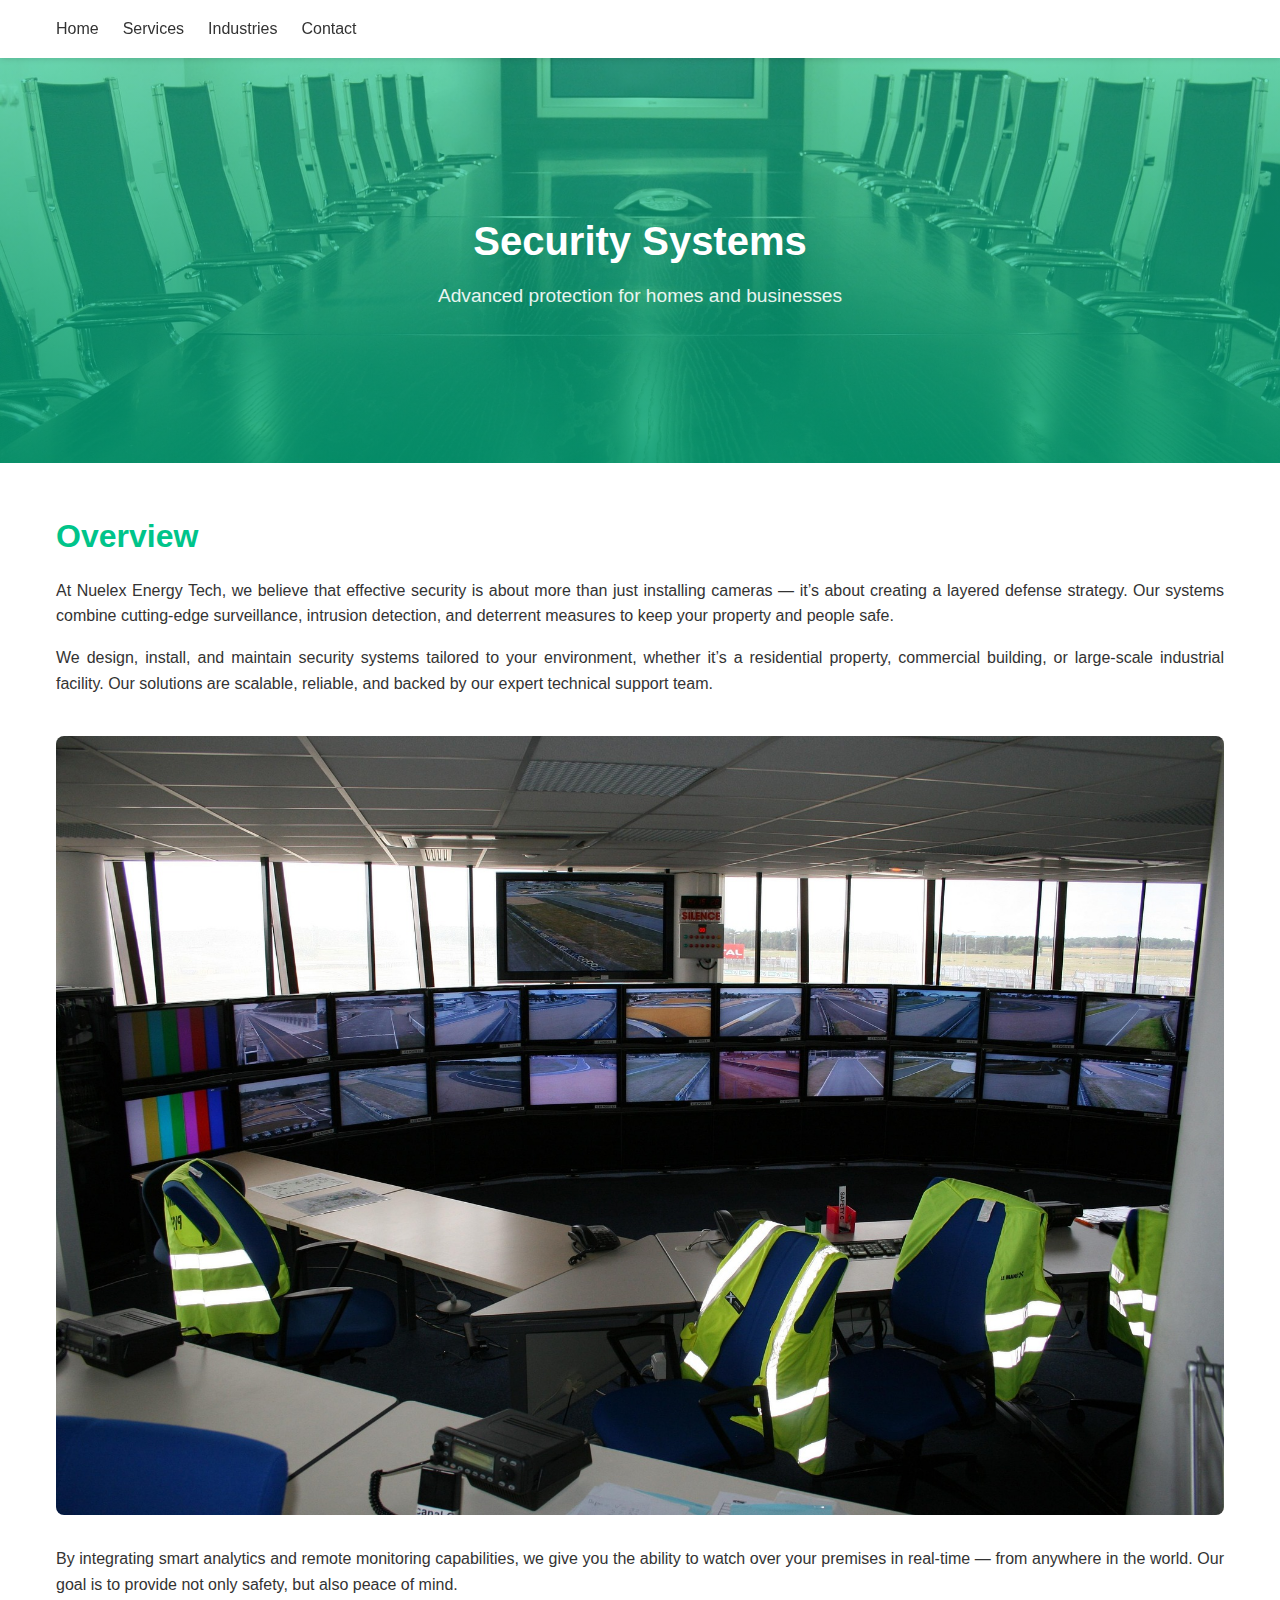
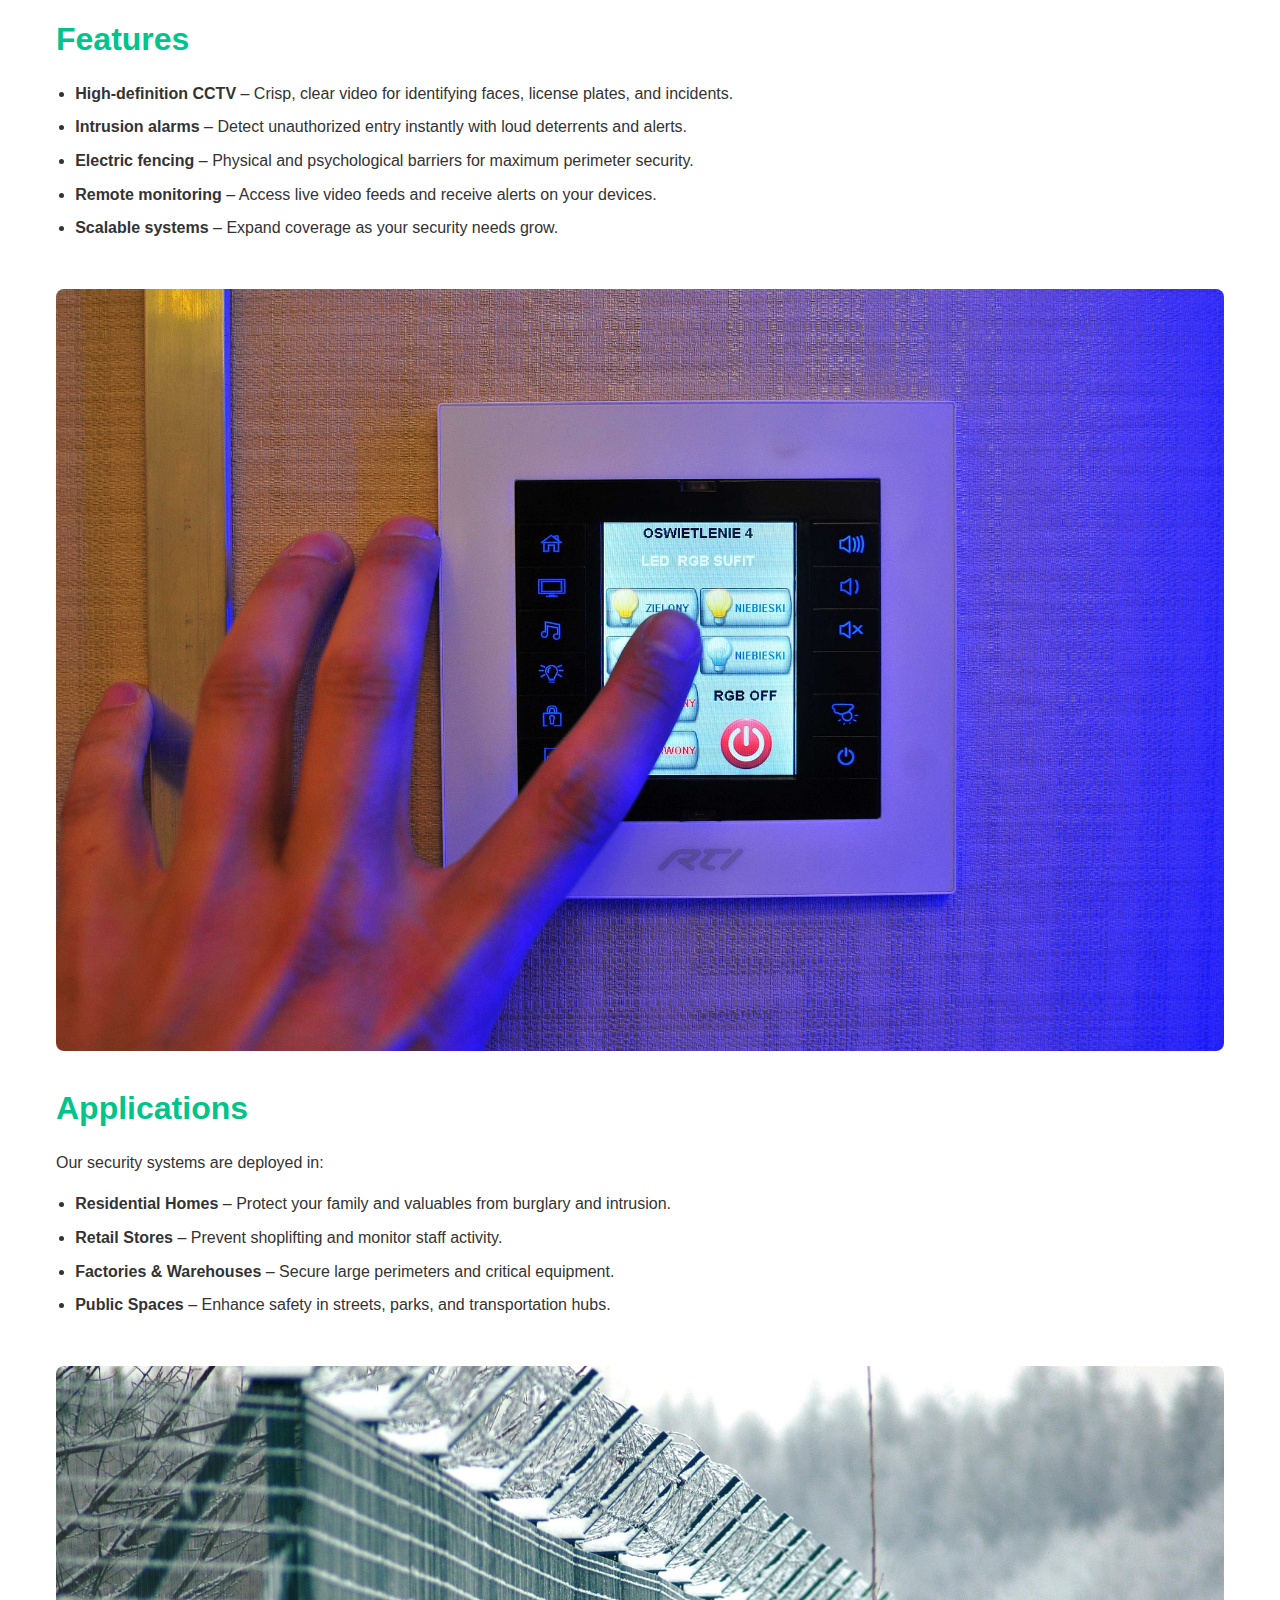
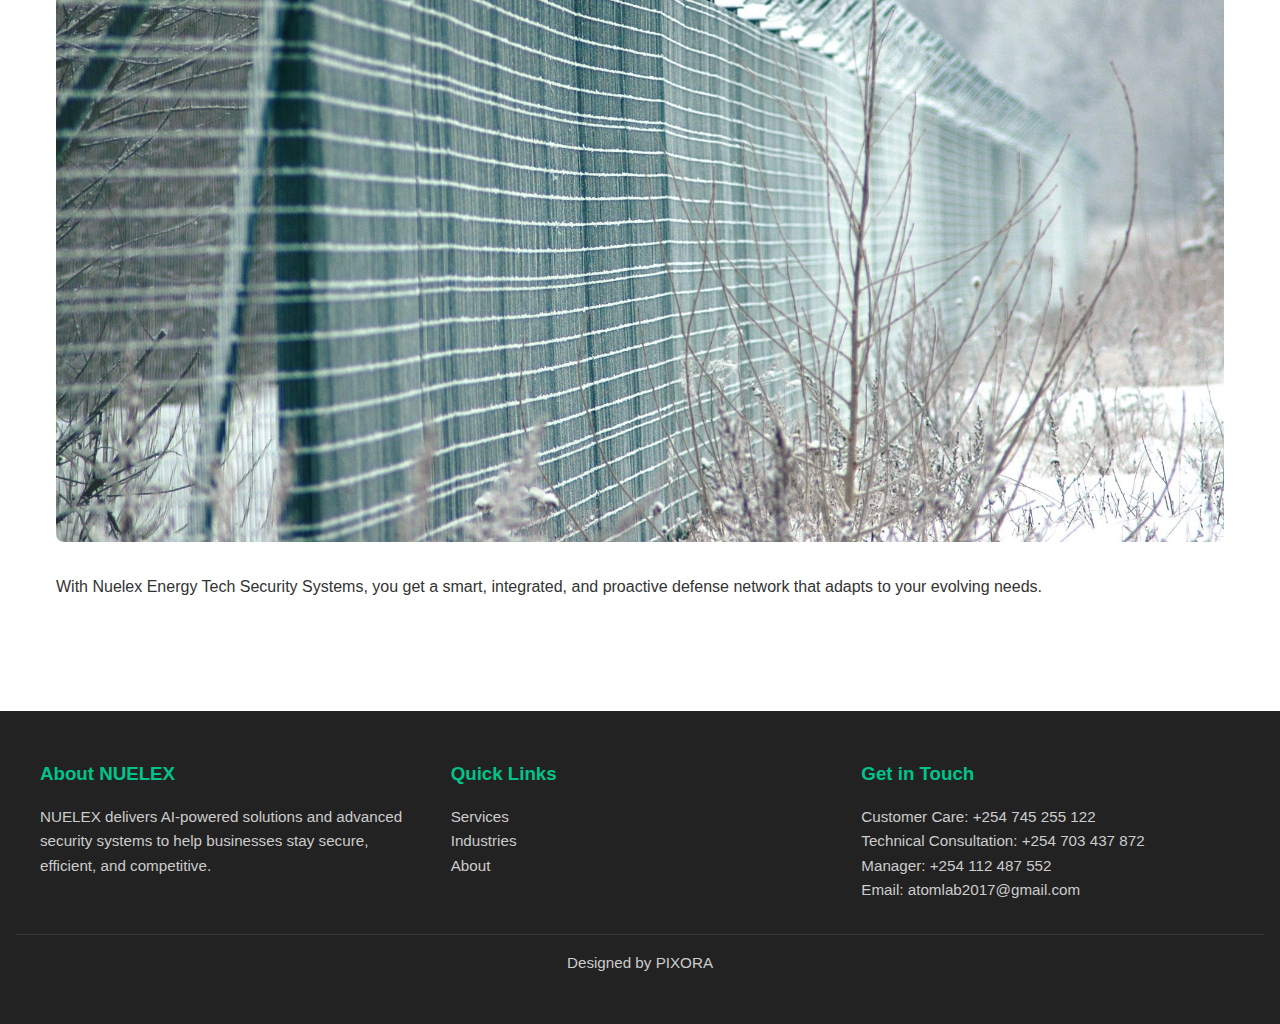
<file: sub/service-security.html>
<!DOCTYPE html>
<html lang="en">
<head>
  <meta charset="UTF-8"/>
  <meta name="viewport" content="width=device-width, initial-scale=1.0"/>
  <title>Security Systems - Nuelex Energy Tech</title>
  <style>
    /* RESET & BASICS */
    * { margin: 0; padding: 0; box-sizing: border-box; }
    body { font-family: Arial, sans-serif; line-height: 1.6; color: #333; }
    a { text-decoration: none; }

    :root {
      --brand: #00C48A;
      --brand-hover: #009E74;
    }

    /* NAVBAR */
    header { background: #fff; padding: 1rem 0; position: sticky; top: 0; z-index: 100; box-shadow: 0 2px 5px rgba(0,0,0,0.1); }
    .nav-container { max-width: 1200px; margin: auto; display: flex; justify-content: space-between; align-items: center; padding: 0 1rem; }
    .logo { font-size: 1.5rem; font-weight: bold; color: var(--brand); }
    nav ul { list-style: none; display: flex; gap: 1.5rem; }
    nav a { color: #333; font-weight: 500; }
    nav a:hover { color: var(--brand); }

    /* SHORT SLIDESHOW BANNER */
    .about-hero { position: relative; height: 45vh; overflow: hidden; }
    .about-slide { position: absolute; inset: 0; background-size: cover; background-position: center; opacity: 0; transition: opacity 1s ease-in-out; }
    .about-slide.active { opacity: 1; }
    .about-hero .shade { position: absolute; inset: 0; background: linear-gradient(rgba(26, 209, 163, 0.6), rgba(0, 158, 116, 0.85)); }
    .banner-text { position: absolute; top: 50%; left: 50%; transform: translate(-50%, -50%); color: white; text-align: center; max-width: 800px; }
    .banner-text h1 { font-size: 2.5rem; margin-bottom: 0.5rem; }
    .banner-text p { font-size: 1.2rem; opacity: 0.9; }

    /* CONTENT */
    .about-page { max-width: 1200px; margin: auto; padding: 3rem 1rem; }
    .about-page h2 { font-size: 2rem; color: var(--brand); margin-bottom: 1rem; }
    .about-page p { margin-bottom: 1rem; text-align: justify; }
    .about-page ul { margin-left: 1.2rem; margin-bottom: 1.5rem; }
    .about-page li { margin-bottom: 0.5rem; }
    .about-page img { width: 100%; margin: 1.5rem 0; border-radius: 8px; }

    /* FOOTER */
    footer { background: #222; color: white; padding: 3rem 1rem; margin-top: 3rem; }
    .footer-container { max-width: 1200px; margin: auto; display: grid; grid-template-columns: repeat(auto-fit, minmax(250px, 1fr)); gap: 2rem; }
    footer h3 { margin-bottom: 1rem; color: var(--brand); }
    footer p, footer a { font-size: 0.95rem; color: #ccc; }
    footer a:hover { color: var(--brand); }
    .footer-bottom { text-align: center; margin-top: 2rem; font-size: 0.85rem; border-top: 1px solid rgba(255,255,255,0.1); padding-top: 1rem; }

    /* RESPONSIVE */
    @media (max-width: 768px) {
      .banner-text h1 { font-size: 2rem; }
      .banner-text p { font-size: 1rem; }
    }
  </style>
</head>
<body>

<!-- HEADER -->
<header>
  <div class="nav-container">
    <!-- <h2 class="logo">Nuelex Energy Tech</h2> -->
    <nav>
      <ul>
        <li><a href="../index.html#hero">Home</a></li>
        <li><a href="../index.html#services">Services</a></li>
        <li><a href="../index.html#industries">Industries</a></li>
        <li><a href="../index.html#contact">Contact</a></li>
      </ul>
    </nav>
  </div>
</header>

<!-- BANNER SLIDESHOW -->
<section class="about-hero">
  <div class="about-slide active" style="background-image:url('../images/iocenters-2673327_1920.jpg')">
    <div class="shade"></div>
    <div class="banner-text">
      <h1>Security Systems</h1>
      <p>Advanced protection for homes and businesses</p>
    </div>
  </div>
  <div class="about-slide" style="background-image:url('../images/table-2577998_1920.jpg')">
    <div class="shade"></div>
    <div class="banner-text">
      <h1>Security Systems</h1>
      <p>24/7 monitoring, alarms, and deterrence solutions</p>
    </div>
  </div>
</section>

<!-- CONTENT -->
<main class="about-page">
  <h2>Overview</h2>
  <p>
    At Nuelex Energy Tech, we believe that effective security is about more than just installing cameras — it’s about creating a layered defense strategy. Our systems combine cutting-edge surveillance, intrusion detection, and deterrent measures to keep your property and people safe.
  </p>
  <p>
    We design, install, and maintain security systems tailored to your environment, whether it’s a residential property, commercial building, or large-scale industrial facility. Our solutions are scalable, reliable, and backed by our expert technical support team.
  </p>
  <img src="../images/control-room-69118_1920.jpg" alt="CCTV control room">
  <p>
    By integrating smart analytics and remote monitoring capabilities, we give you the ability to watch over your premises in real-time — from anywhere in the world. Our goal is to provide not only safety, but also peace of mind.
  </p>

  <h2>Features</h2>
  <ul>
    <li><strong>High-definition CCTV</strong> – Crisp, clear video for identifying faces, license plates, and incidents.</li>
    <li><strong>Intrusion alarms</strong> – Detect unauthorized entry instantly with loud deterrents and alerts.</li>
    <li><strong>Electric fencing</strong> – Physical and psychological barriers for maximum perimeter security.</li>
    <li><strong>Remote monitoring</strong> – Access live video feeds and receive alerts on your devices.</li>
    <li><strong>Scalable systems</strong> – Expand coverage as your security needs grow.</li>
  </ul>
  <img src="../images/screen-4800412_1920.jpg" alt="Alarm system control panel">

  <h2>Applications</h2>
  <p>Our security systems are deployed in:</p>
  <ul>
    <li><strong>Residential Homes</strong> – Protect your family and valuables from burglary and intrusion.</li>
    <li><strong>Retail Stores</strong> – Prevent shoplifting and monitor staff activity.</li>
    <li><strong>Factories & Warehouses</strong> – Secure large perimeters and critical equipment.</li>
    <li><strong>Public Spaces</strong> – Enhance safety in streets, parks, and transportation hubs.</li>
  </ul>
  <img src="../images/winter-4649665_1920.jpg" alt="Electric fence security">
  <p>
    With Nuelex Energy Tech Security Systems, you get a smart, integrated, and proactive defense network that adapts to your evolving needs.
  </p>
</main>

<!-- FOOTER -->
<footer>
  <div class="footer-container">
    <div>
      <h3>About NUELEX</h3>
      <p>NUELEX delivers AI-powered solutions and advanced security systems to help businesses stay secure, efficient, and competitive.</p>
    </div>
    <div>
      <h3>Quick Links</h3>
      <p><a href="../index.html#services">Services</a></p>
      <p><a href="../index.html#industries">Industries</a></p>
      <p><a href="../index.html#about">About</a></p>
    </div>
    <div>
      <h3>Get in Touch</h3>
      <p>Customer Care: <a href="https://wa.me/254745255122" target="_blank">+254 745 255 122</a></p>
      <p>Technical Consultation: <a href="https://wa.me/254703437872" target="_blank">+254 703 437 872</a></p>
      <p>Manager: <a href="https://wa.me/254112487552" target="_blank">+254 112 487 552</a></p>
      <p>Email: <a href="mailto:atomlab2017@gmail.com">atomlab2017@gmail.com</a></p>
    </div>
  </div>
  <div class="footer-bottom">
    <p>
      Designed by 
      <a href="https://wa.me/254792651988" target="_blank">
        PIXORA
      </a>
    </p>
  </div>
</footer>



<!-- SCRIPT -->
<script>
  const slides = document.querySelectorAll(".about-slide");
  let index = 0;
  setInterval(() => {
    slides.forEach(s => s.classList.remove("active"));
    index = (index + 1) % slides.length;
    slides[index].classList.add("active");
  }, 5000);
</script>

</body>
</html>
</file>
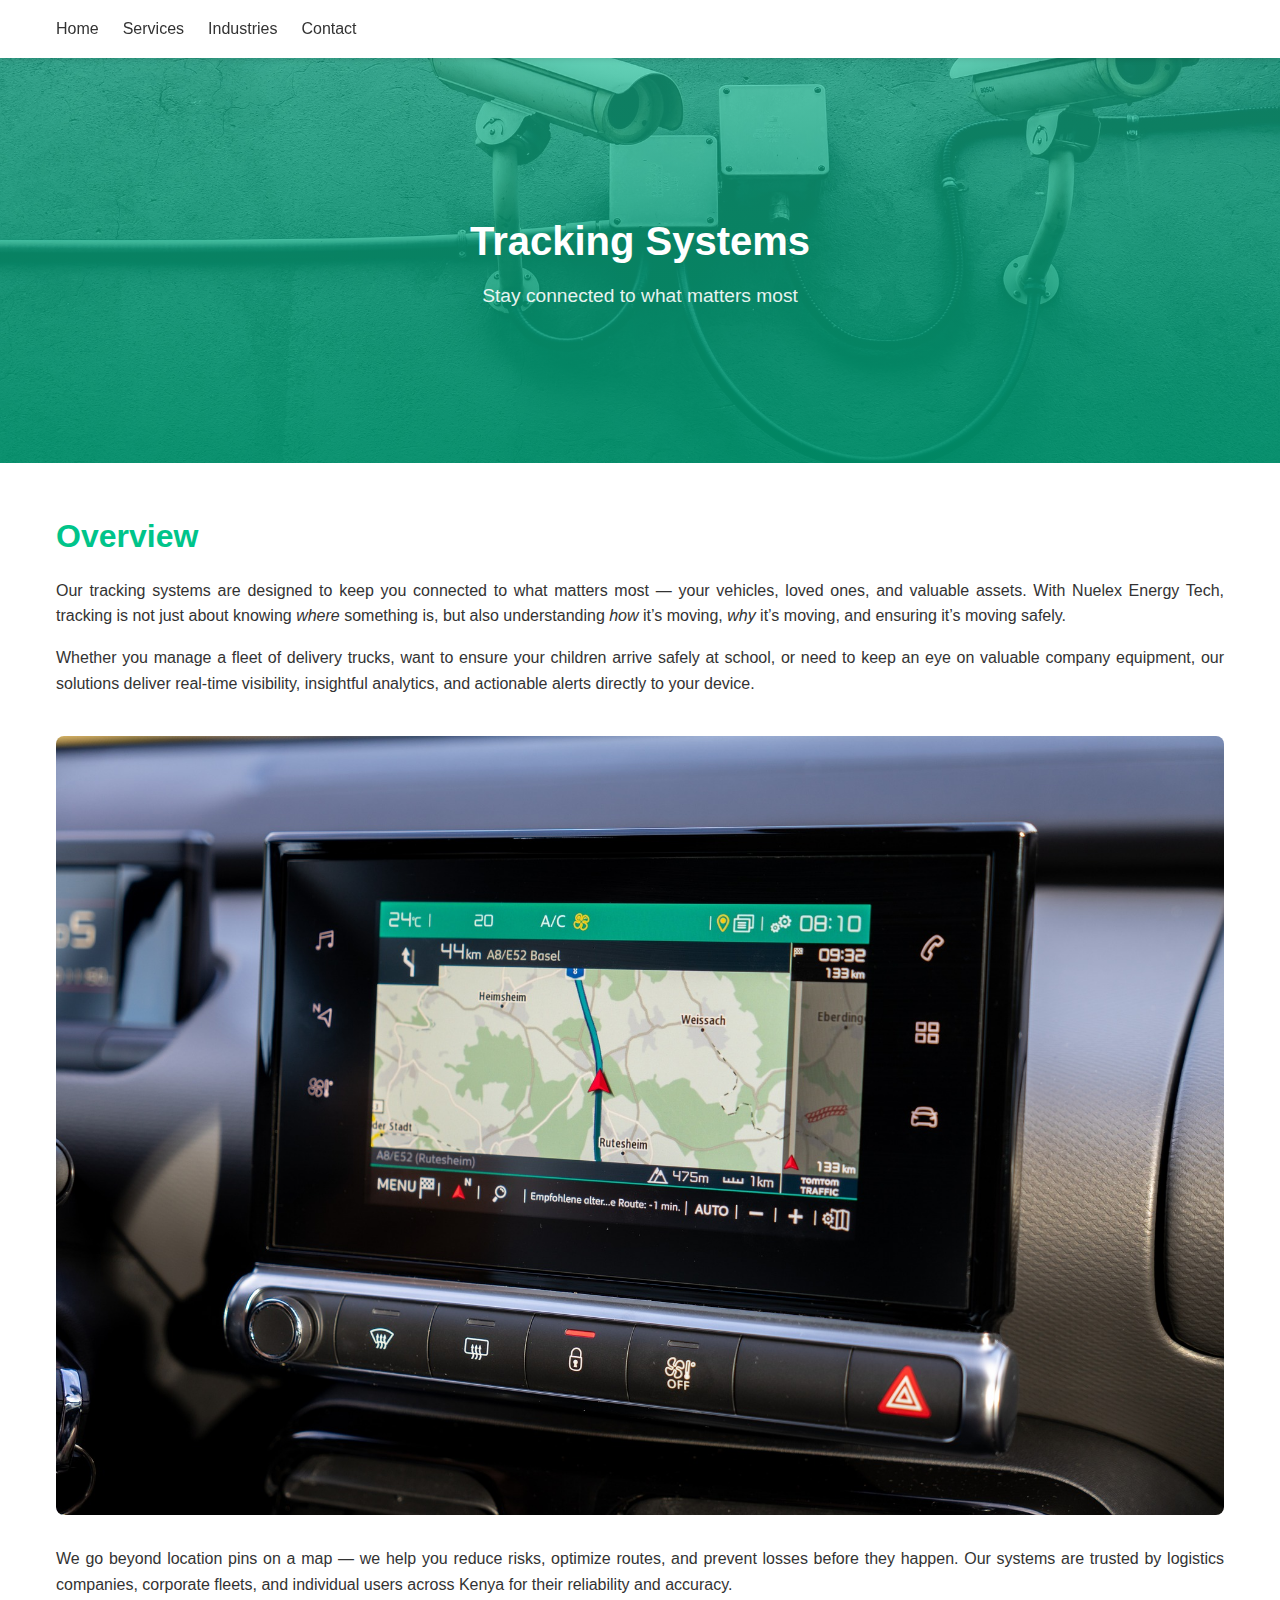
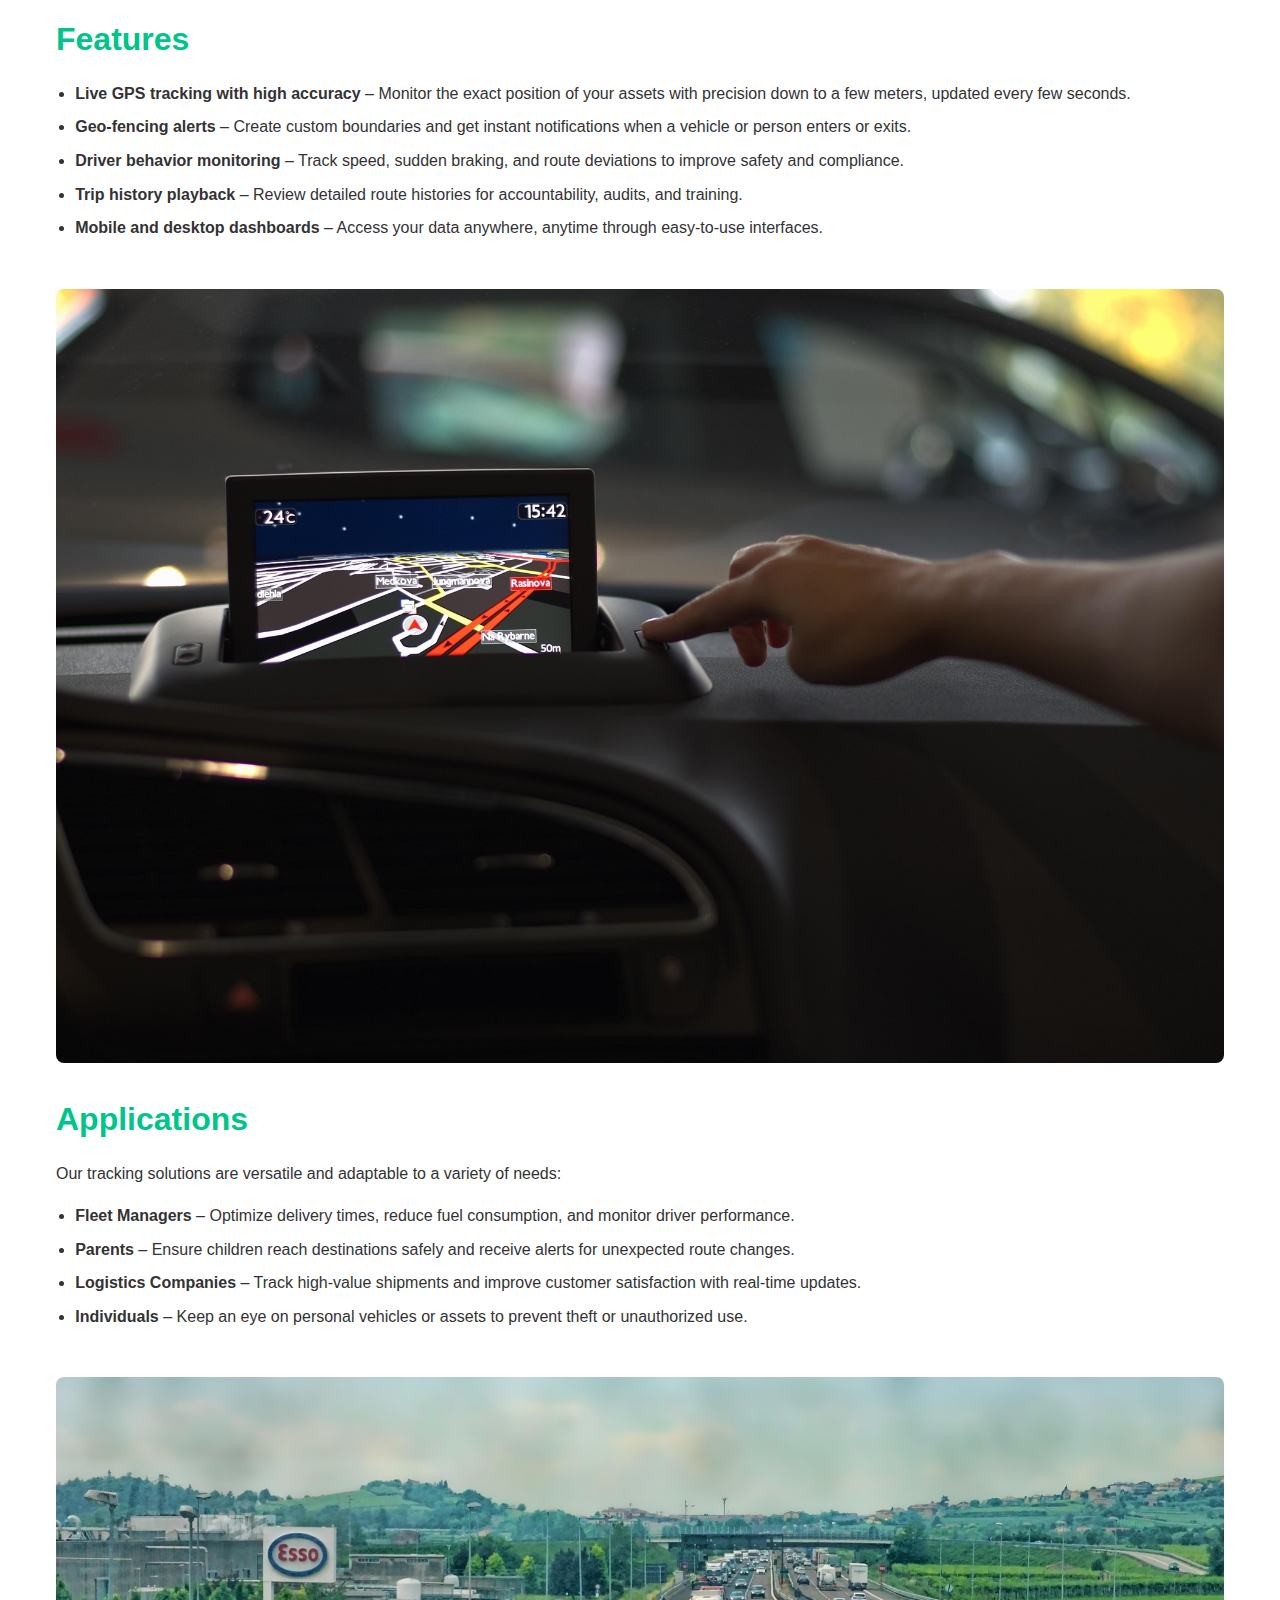
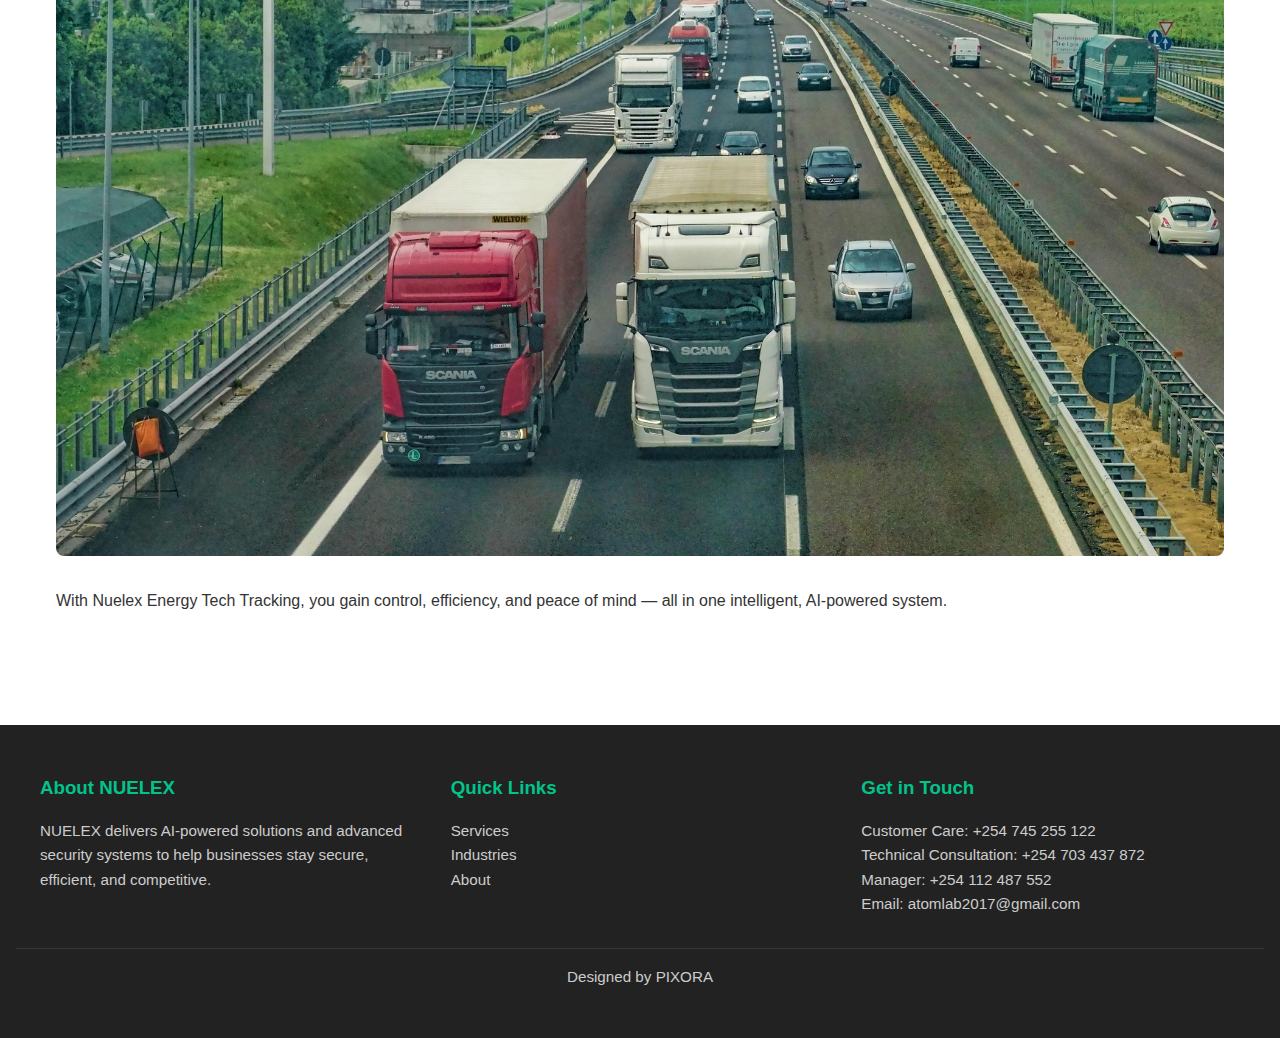
<file: sub/service-tracking.html>
<!DOCTYPE html>
<html lang="en">
<head>
  <meta charset="UTF-8"/>
  <meta name="viewport" content="width=device-width, initial-scale=1.0"/>
  <title>Tracking Systems - Nuelex Energy Tech</title>
  <style>
    /* RESET & BASICS */
    * { margin: 0; padding: 0; box-sizing: border-box; }
    body { font-family: Arial, sans-serif; line-height: 1.6; color: #333; }
    a { text-decoration: none; }

    :root {
      --brand: #00C48A;
      --brand-hover: #009E74;
    }

    /* NAVBAR */
    header { background: #fff; padding: 1rem 0; position: sticky; top: 0; z-index: 100; box-shadow: 0 2px 5px rgba(0,0,0,0.1); }
    .nav-container { max-width: 1200px; margin: auto; display: flex; justify-content: space-between; align-items: center; padding: 0 1rem; }
    .logo { font-size: 1.5rem; font-weight: bold; color: var(--brand); }
    nav ul { list-style: none; display: flex; gap: 1.5rem; }
    nav a { color: #333; font-weight: 500; }
    nav a:hover { color: var(--brand); }

    /* SHORT SLIDESHOW BANNER */
    .about-hero { position: relative; height: 45vh; overflow: hidden; }
    .about-slide { position: absolute; inset: 0; background-size: cover; background-position: center; opacity: 0; transition: opacity 1s ease-in-out; }
    .about-slide.active { opacity: 1; }
    .about-hero .shade { position: absolute; inset: 0; background: linear-gradient(rgba(26, 209, 163, 0.6), rgba(0, 158, 116, 0.85)); }
    .banner-text { position: absolute; top: 50%; left: 50%; transform: translate(-50%, -50%); color: white; text-align: center; max-width: 800px; }
    .banner-text h1 { font-size: 2.5rem; margin-bottom: 0.5rem; }
    .banner-text p { font-size: 1.2rem; opacity: 0.9; }

    /* CONTENT */
    .about-page { max-width: 1200px; margin: auto; padding: 3rem 1rem; }
    .about-page h2 { font-size: 2rem; color: var(--brand); margin-bottom: 1rem; }
    .about-page p { margin-bottom: 1rem; text-align: justify; }
    .about-page ul { margin-left: 1.2rem; margin-bottom: 1.5rem; }
    .about-page li { margin-bottom: 0.5rem; }
    .about-page img { width: 100%; margin: 1.5rem 0; border-radius: 8px; }

    /* FOOTER */
    footer { background: #222; color: white; padding: 3rem 1rem; margin-top: 3rem; }
    .footer-container { max-width: 1200px; margin: auto; display: grid; grid-template-columns: repeat(auto-fit, minmax(250px, 1fr)); gap: 2rem; }
    footer h3 { margin-bottom: 1rem; color: var(--brand); }
    footer p, footer a { font-size: 0.95rem; color: #ccc; }
    footer a:hover { color: var(--brand); }
    .footer-bottom { text-align: center; margin-top: 2rem; font-size: 0.85rem; border-top: 1px solid rgba(255,255,255,0.1); padding-top: 1rem; }

    /* RESPONSIVE */
    @media (max-width: 768px) {
      .banner-text h1 { font-size: 2rem; }
      .banner-text p { font-size: 1rem; }
    }
  </style>
</head>
<body>

<!-- HEADER -->
<header>
  <div class="nav-container">
    <!-- <h2 class="logo">Nuelex Energy Tech</h2> -->
    <nav>
      <ul>
        <li><a href="../index.html#hero">Home</a></li>
        <li><a href="../index.html#services">Services</a></li>
        <li><a href="../index.html#industries">Industries</a></li>
        <li><a href="../index.html#contact">Contact</a></li>
      </ul>
    </nav>
  </div>
</header>

<!-- BANNER SLIDESHOW -->
<section class="about-hero">
  <div class="about-slide active" style="background-image:url('../images/cctv-surveillance-camera-7267551_1920.jpg')">
    <div class="shade"></div>
    <div class="banner-text">
      <h1>Tracking Systems</h1>
      <p>Stay connected to what matters most</p>
    </div>
  </div>
  <div class="about-slide" style="background-image:url('../images/fence-1073604_1920.jpg')">
    <div class="shade"></div>
    <div class="banner-text">
      <h1>Tracking Systems</h1>
      <p>Advanced GPS, geo-fencing, and driver monitoring</p>
    </div>
  </div>
</section>

<!-- CONTENT -->
<main class="about-page">
  <h2>Overview</h2>
  <p>
    Our tracking systems are designed to keep you connected to what matters most — your vehicles, loved ones, and valuable assets. With Nuelex Energy Tech, tracking is not just about knowing <em>where</em> something is, but also understanding <em>how</em> it’s moving, <em>why</em> it’s moving, and ensuring it’s moving safely.
  </p>
  <p>
    Whether you manage a fleet of delivery trucks, want to ensure your children arrive safely at school, or need to keep an eye on valuable company equipment, our solutions deliver real-time visibility, insightful analytics, and actionable alerts directly to your device.
  </p>
  <img src="../images/auto-5414514_1920.jpg" alt="Fleet tracking dashboard">
  <p>
    We go beyond location pins on a map — we help you reduce risks, optimize routes, and prevent losses before they happen. Our systems are trusted by logistics companies, corporate fleets, and individual users across Kenya for their reliability and accuracy.
  </p>

  <h2>Features</h2>
  <ul>
    <li><strong>Live GPS tracking with high accuracy</strong> – Monitor the exact position of your assets with precision down to a few meters, updated every few seconds.</li>
    <li><strong>Geo-fencing alerts</strong> – Create custom boundaries and get instant notifications when a vehicle or person enters or exits.</li>
    <li><strong>Driver behavior monitoring</strong> – Track speed, sudden braking, and route deviations to improve safety and compliance.</li>
    <li><strong>Trip history playback</strong> – Review detailed route histories for accountability, audits, and training.</li>
    <li><strong>Mobile and desktop dashboards</strong> – Access your data anywhere, anytime through easy-to-use interfaces.</li>
  </ul>
  <img src="../images/navigation-3725424_1920.jpg" alt="GPS map with geo-fencing">

  <h2>Applications</h2>
  <p>
    Our tracking solutions are versatile and adaptable to a variety of needs:
  </p>
  <ul>
    <li><strong>Fleet Managers</strong> – Optimize delivery times, reduce fuel consumption, and monitor driver performance.</li>
    <li><strong>Parents</strong> – Ensure children reach destinations safely and receive alerts for unexpected route changes.</li>
    <li><strong>Logistics Companies</strong> – Track high-value shipments and improve customer satisfaction with real-time updates.</li>
    <li><strong>Individuals</strong> – Keep an eye on personal vehicles or assets to prevent theft or unauthorized use.</li>
  </ul>
  <img src="../images/highway-3392100_1920.jpg" alt="Logistics trucks in motion">
  <p>
    With Nuelex Energy Tech Tracking, you gain control, efficiency, and peace of mind — all in one intelligent, AI-powered system.
  </p>
</main>

<!-- FOOTER -->
<footer>
  <div class="footer-container">
    <div>
      <h3>About NUELEX</h3>
      <p>NUELEX delivers AI-powered solutions and advanced security systems to help businesses stay secure, efficient, and competitive.</p>
    </div>
    <div>
      <h3>Quick Links</h3>
      <p><a href="../index.html#services">Services</a></p>
      <p><a href="../index.html#industries">Industries</a></p>
      <p><a href="../index.html#about">About</a></p>
    </div>
    <div>
      <h3>Get in Touch</h3>
      <p>Customer Care: <a href="https://wa.me/254745255122" target="_blank">+254 745 255 122</a></p>
      <p>Technical Consultation: <a href="https://wa.me/254703437872" target="_blank">+254 703 437 872</a></p>
      <p>Manager: <a href="https://wa.me/254112487552" target="_blank">+254 112 487 552</a></p>
      <p>Email: <a href="mailto:atomlab2017@gmail.com">atomlab2017@gmail.com</a></p>
    </div>
  </div>
  <div class="footer-bottom">
    <p>
      Designed by 
      <a href="https://wa.me/254792651988" target="_blank">
        PIXORA
      </a>
    </p>
  </div>
</footer>


<!-- SCRIPT -->
<script>
  const slides = document.querySelectorAll(".about-slide");
  let index = 0;
  setInterval(() => {
    slides.forEach(s => s.classList.remove("active"));
    index = (index + 1) % slides.length;
    slides[index].classList.add("active");
  }, 5000);
</script>

</body>
</html>
</file>
